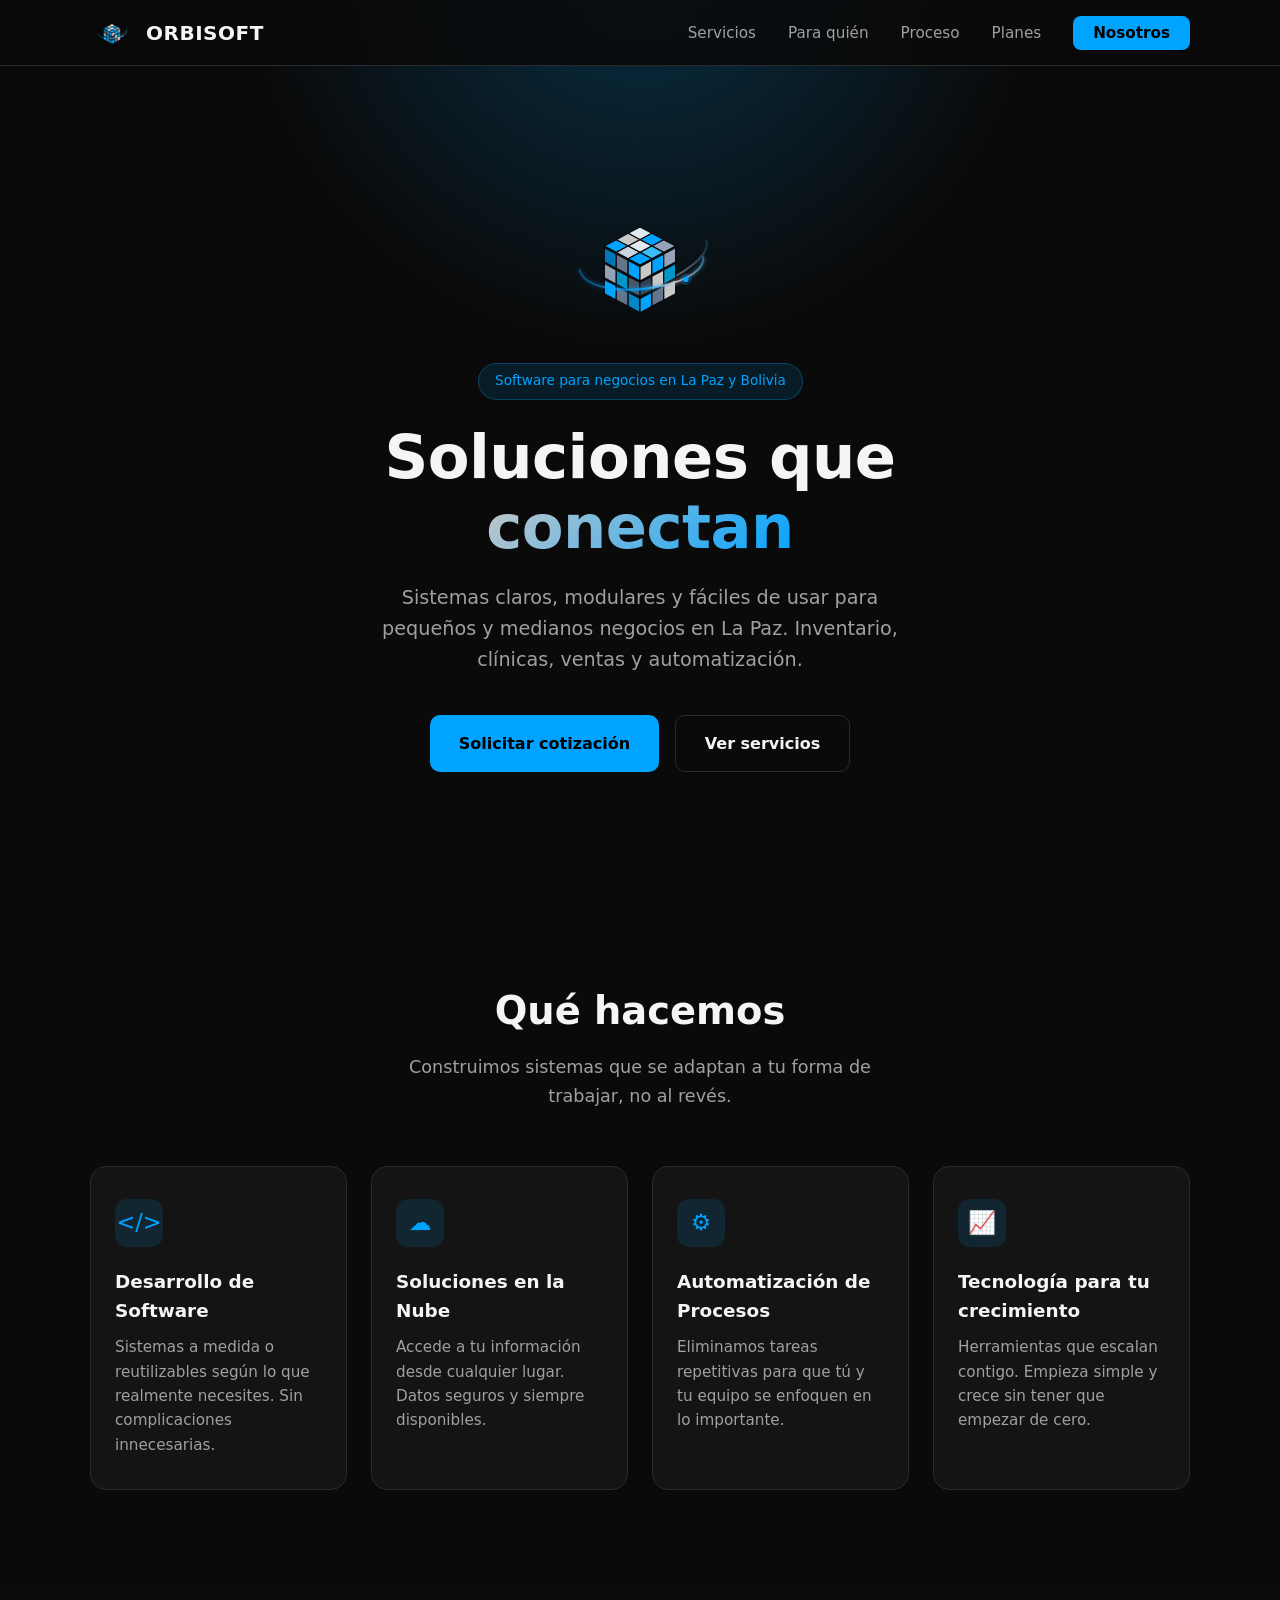
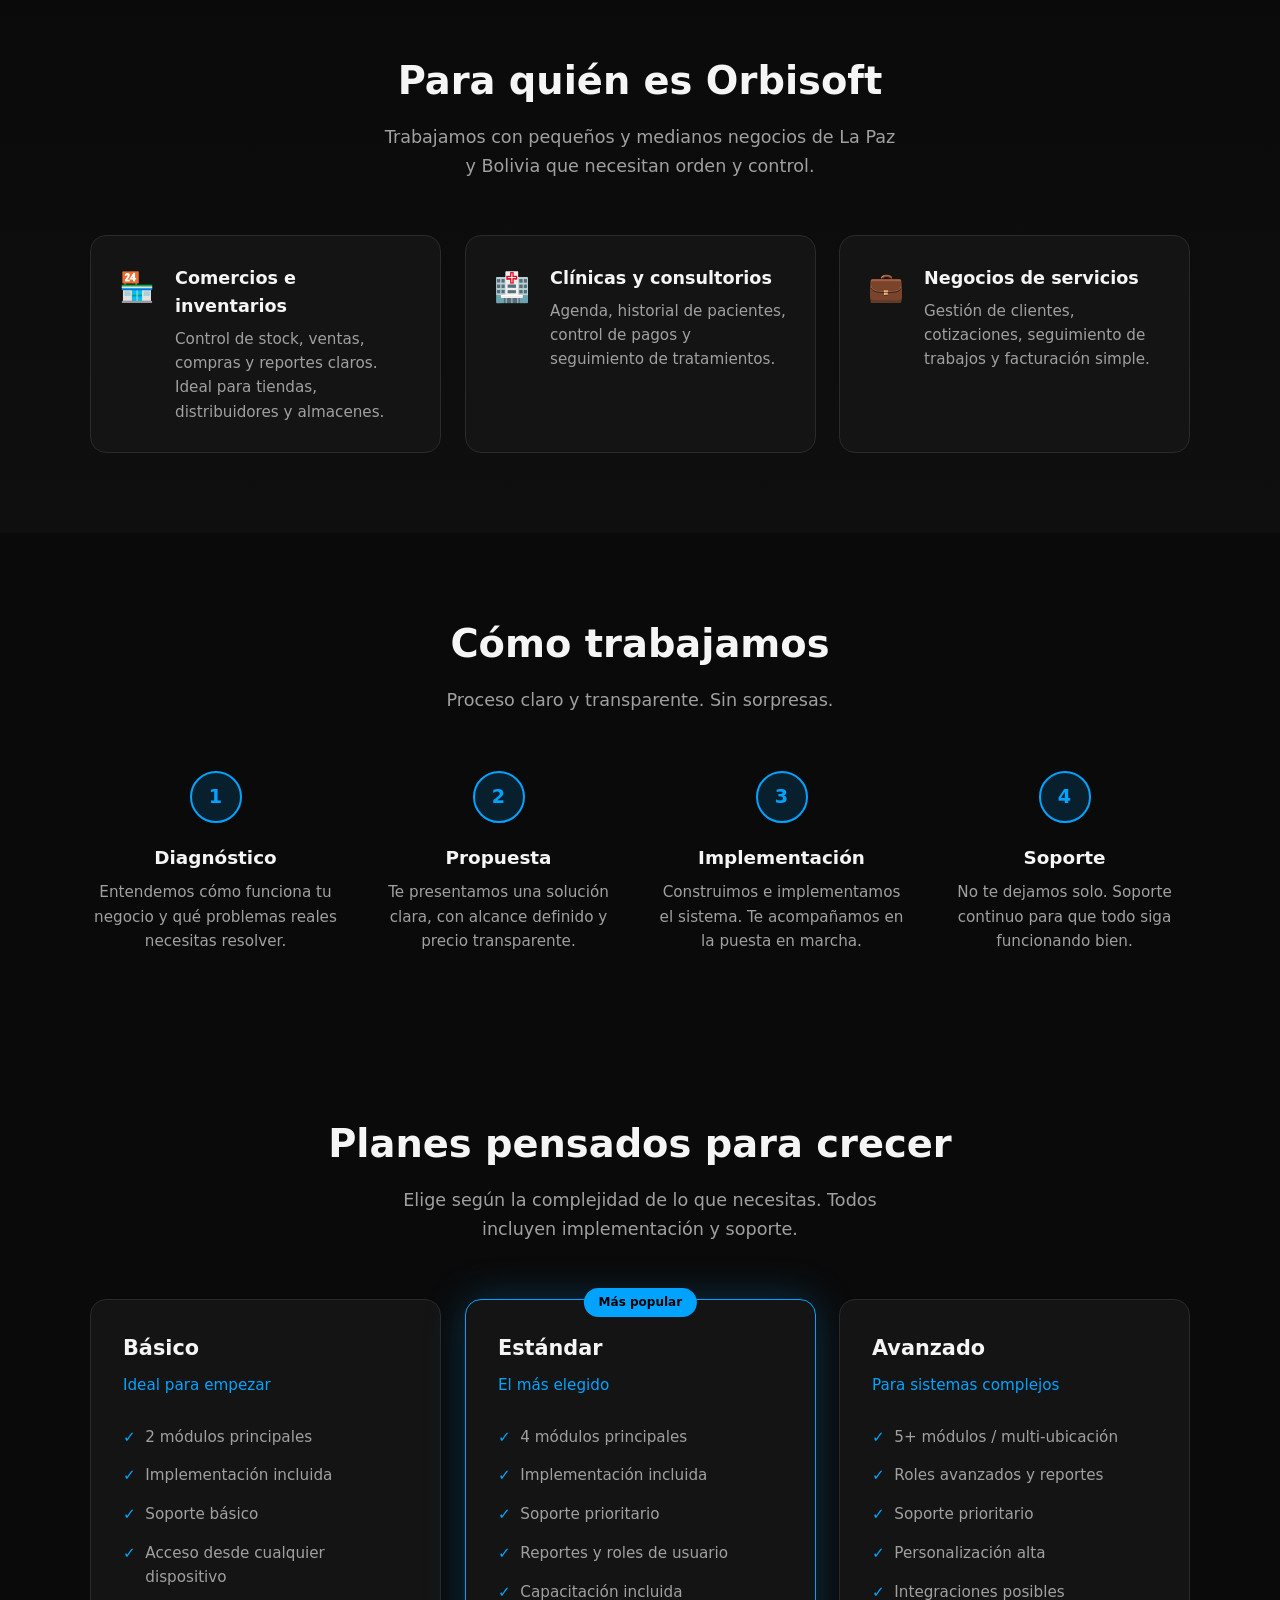
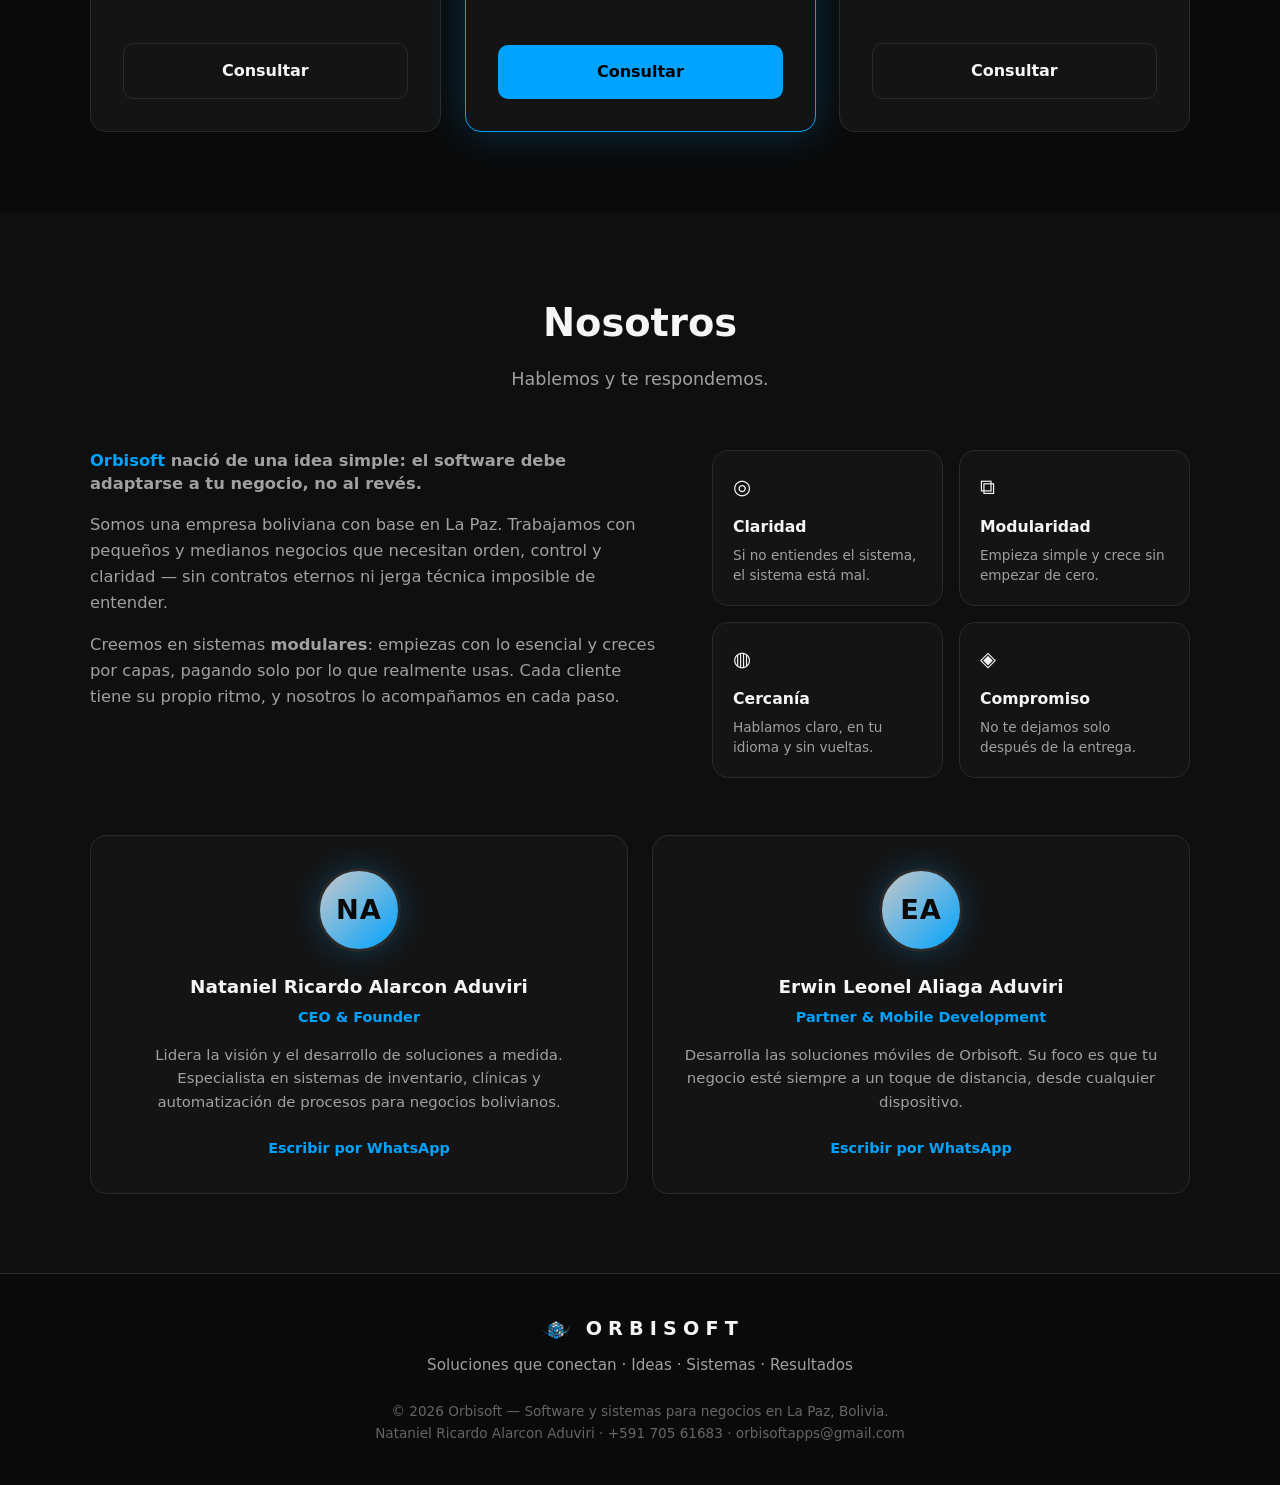
<file: index.html>
<!doctype html>
<html lang="es-BO">
  <head>
    <meta charset="UTF-8" />
    <meta name="viewport" content="width=device-width, initial-scale=1.0" />

    <!-- SEO Principal -->
    <title>
      Orbisoft | Software y Sistemas para Negocios en La Paz, Bolivia.
    </title>
    <meta
      name="description"
      content="Desarrollo de software, sistemas de inventario, clínicas y automatización para pequeños negocios en La Paz y Bolivia. Soluciones claras, modulares y a medida. Cotiza hoy."
    />
    <meta
      name="keywords"
      content="software La Paz, desarrollo software Bolivia, sistemas inventario La Paz, software clínicas Bolivia, automatización procesos, AppSheet Bolivia, SaaS Bolivia, sistemas para negocios La Paz"
    />
    <meta name="author" content="Nataniel Ricardo Alarcon Aduviri — Orbisoft" />
    <meta name="robots" content="index, follow" />
    <meta name="geo.region" content="BO-L" />
    <meta name="geo.placename" content="La Paz" />
    <meta name="geo.position" content="-16.5000;-68.1500" />
    <meta name="ICBM" content="-16.5000, -68.1500" />
    <link rel="canonical" href="https://benitoscam.github.io/Orbisoft/" />

    <!-- Open Graph (Facebook, WhatsApp, LinkedIn) -->
    <meta property="og:type" content="website" />
    <meta property="og:locale" content="es_BO" />
    <meta property="og:site_name" content="Orbisoft" />
    <meta
      property="og:title"
      content="Orbisoft | Software y Sistemas para Negocios en La Paz, Bolivia"
    />
    <meta
      property="og:description"
      content="Sistemas de inventario, clínicas, ventas y automatización para pequeños negocios en La Paz y Bolivia. Soluciones claras y a medida."
    />
    <meta property="og:url" content="https://benitoscam.github.io/Orbisoft/" />
    <meta
      property="og:image"
      content="https://benitoscam.github.io/Orbisoft/og-image.jpg"
    />

    <!-- Twitter Card -->
    <meta name="twitter:card" content="summary_large_image" />
    <meta
      name="twitter:title"
      content="Orbisoft | Software para Negocios en La Paz, Bolivia"
    />
    <meta
      name="twitter:description"
      content="Desarrollo de software y sistemas SaaS para pequeños negocios en Bolivia. Inventario, clínicas y automatización."
    />

    <meta name="theme-color" content="#0a0a0a" />

    <!-- Favicon oficial (cubo en órbita — Variante 01) -->
    <link
      rel="icon"
      type="image/svg+xml"
      href="assets/logo/orbisoft-mark.svg"
    />

    <!-- Schema.org LocalBusiness + ProfessionalService (SEO Local) -->
    <script type="application/ld+json">
      {
        "@context": "https://schema.org",
        "@type": ["LocalBusiness", "ProfessionalService"],
        "name": "Orbisoft",
        "alternateName": "Orbisoft Apps",
        "description": "Desarrollo de software, sistemas SaaS y automatización para pequeños y medianos negocios en La Paz, Bolivia. Especialistas en inventarios, clínicas y gestión de ventas.",
        "url": "https://benitoscam.github.io/Orbisoft",
        "telephone": "+59170561683",
        "email": "orbisoftapps@gmail.com",
        "image": "https://benitoscam.github.io/Orbisoft/og-image.jpg",
        "priceRange": "$$",
        "address": {
          "@type": "PostalAddress",
          "addressLocality": "La Paz",
          "addressRegion": "La Paz",
          "addressCountry": "BO"
        },
        "geo": {
          "@type": "GeoCoordinates",
          "latitude": -16.5,
          "longitude": -68.15
        },
        "areaServed": [
          {
            "@type": "City",
            "name": "La Paz"
          },
          {
            "@type": "Country",
            "name": "Bolivia"
          }
        ],
        "founder": {
          "@type": "Person",
          "name": "Nataniel Ricardo Alarcon Aduviri"
        },
        "sameAs": [],
        "openingHoursSpecification": {
          "@type": "OpeningHoursSpecification",
          "dayOfWeek": ["Monday", "Tuesday", "Wednesday", "Thursday", "Friday"],
          "opens": "09:00",
          "closes": "18:00"
        },
        "hasOfferCatalog": {
          "@type": "OfferCatalog",
          "name": "Servicios de Software",
          "itemListElement": [
            {
              "@type": "Offer",
              "itemOffered": {
                "@type": "Service",
                "name": "Sistemas de Inventario y Ventas",
                "description": "Control de stock, ventas y reportes para comercios en La Paz"
              }
            },
            {
              "@type": "Offer",
              "itemOffered": {
                "@type": "Service",
                "name": "Software para Clínicas y Consultorios",
                "description": "Agenda, historial de pacientes y control de pagos"
              }
            },
            {
              "@type": "Offer",
              "itemOffered": {
                "@type": "Service",
                "name": "Desarrollo de Software a Medida",
                "description": "Sistemas personalizados y automatización de procesos"
              }
            }
          ]
        }
      }
    </script>

    <!-- Hoja de estilos externa -->
    <link rel="stylesheet" href="assets/css/style.css" />
  </head>
  <body>
    <!-- NAV -->
    <nav>
      <div class="nav-inner">
        <a href="#" class="logo">
          <img
            src="assets/logo/orbisoft-mark.svg"
            alt="Orbisoft"
            class="logo-icon"
            width="44"
            height="33"
          />
          ORBISOFT
        </a>
        <button
          class="menu-toggle"
          onclick="
            document.querySelector('.nav-links').classList.toggle('active')
          "
        >
          ☰
        </button>
        <ul class="nav-links">
          <li><a href="#servicios">Servicios</a></li>
          <li><a href="#para-quien">Para quién</a></li>
          <li><a href="#proceso">Proceso</a></li>
          <li><a href="#planes">Planes</a></li>
          <li><a href="#nosotros" class="nav-cta">Nosotros</a></li>
        </ul>
      </div>
    </nav>

    <!-- HERO -->
    <section class="hero">
      <div class="hero-content">
        <img
          class="hero-logo"
          src="assets/logo/orbisoft-mark.svg"
          alt="Orbisoft"
          width="190"
          height="143"
        />
        <div class="hero-badge">Software para negocios en La Paz y Bolivia</div>
        <h1>Soluciones que <span>conectan</span></h1>
        <p>
          Sistemas claros, modulares y fáciles de usar para pequeños y medianos
          negocios en La Paz. Inventario, clínicas, ventas y automatización.
        </p>
        <div class="hero-buttons">
          <a href="#nosotros" class="btn btn-primary">Solicitar cotización</a>
          <a href="#servicios" class="btn btn-secondary">Ver servicios</a>
        </div>
      </div>
    </section>

    <!-- SERVICIOS -->
    <section id="servicios">
      <div class="container">
        <div class="section-header reveal">
          <h2>Qué hacemos</h2>
          <p>
            Construimos sistemas que se adaptan a tu forma de trabajar, no al
            revés.
          </p>
        </div>
        <div class="services-grid">
          <div class="service-card reveal" data-delay="1">
            <div class="service-icon">&lt;/&gt;</div>
            <h3>Desarrollo de Software</h3>
            <p>
              Sistemas a medida o reutilizables según lo que realmente
              necesites. Sin complicaciones innecesarias.
            </p>
          </div>
          <div class="service-card reveal" data-delay="2">
            <div class="service-icon">☁</div>
            <h3>Soluciones en la Nube</h3>
            <p>
              Accede a tu información desde cualquier lugar. Datos seguros y
              siempre disponibles.
            </p>
          </div>
          <div class="service-card reveal" data-delay="3">
            <div class="service-icon">⚙</div>
            <h3>Automatización de Procesos</h3>
            <p>
              Eliminamos tareas repetitivas para que tú y tu equipo se enfoquen
              en lo importante.
            </p>
          </div>
          <div class="service-card reveal" data-delay="4">
            <div class="service-icon">📈</div>
            <h3>Tecnología para tu crecimiento</h3>
            <p>
              Herramientas que escalan contigo. Empieza simple y crece sin tener
              que empezar de cero.
            </p>
          </div>
        </div>
      </div>
    </section>

    <!-- PARA QUIÉN -->
    <section id="para-quien" class="for-whom">
      <div class="container">
        <div class="section-header reveal">
          <h2>Para quién es Orbisoft</h2>
          <p>
            Trabajamos con pequeños y medianos negocios de La Paz y Bolivia que
            necesitan orden y control.
          </p>
        </div>
        <div class="audience-grid">
          <div class="audience-card reveal" data-delay="1">
            <div class="audience-icon">🏪</div>
            <div>
              <h3>Comercios e inventarios</h3>
              <p>
                Control de stock, ventas, compras y reportes claros. Ideal para
                tiendas, distribuidores y almacenes.
              </p>
            </div>
          </div>
          <div class="audience-card reveal" data-delay="2">
            <div class="audience-icon">🏥</div>
            <div>
              <h3>Clínicas y consultorios</h3>
              <p>
                Agenda, historial de pacientes, control de pagos y seguimiento
                de tratamientos.
              </p>
            </div>
          </div>
          <div class="audience-card reveal" data-delay="3">
            <div class="audience-icon">💼</div>
            <div>
              <h3>Negocios de servicios</h3>
              <p>
                Gestión de clientes, cotizaciones, seguimiento de trabajos y
                facturación simple.
              </p>
            </div>
          </div>
        </div>
      </div>
    </section>

    <!-- PROCESO -->
    <section id="proceso">
      <div class="container">
        <div class="section-header reveal">
          <h2>Cómo trabajamos</h2>
          <p>Proceso claro y transparente. Sin sorpresas.</p>
        </div>
        <div class="process-steps">
          <div class="step reveal" data-delay="1">
            <div class="step-number">1</div>
            <h3>Diagnóstico</h3>
            <p>
              Entendemos cómo funciona tu negocio y qué problemas reales
              necesitas resolver.
            </p>
          </div>
          <div class="step reveal" data-delay="2">
            <div class="step-number">2</div>
            <h3>Propuesta</h3>
            <p>
              Te presentamos una solución clara, con alcance definido y precio
              transparente.
            </p>
          </div>
          <div class="step reveal" data-delay="3">
            <div class="step-number">3</div>
            <h3>Implementación</h3>
            <p>
              Construimos e implementamos el sistema. Te acompañamos en la
              puesta en marcha.
            </p>
          </div>
          <div class="step reveal" data-delay="4">
            <div class="step-number">4</div>
            <h3>Soporte</h3>
            <p>
              No te dejamos solo. Soporte continuo para que todo siga
              funcionando bien.
            </p>
          </div>
        </div>
      </div>
    </section>

    <!-- PLANES -->
    <section id="planes">
      <div class="container">
        <div class="section-header reveal">
          <h2>Planes pensados para crecer</h2>
          <p>
            Elige según la complejidad de lo que necesitas. Todos incluyen
            implementación y soporte.
          </p>
        </div>
        <div class="plans-grid">
          <div class="plan-card reveal" data-delay="1">
            <h3>Básico</h3>
            <div class="plan-price">Ideal para empezar</div>
            <ul>
              <li>2 módulos principales</li>
              <li>Implementación incluida</li>
              <li>Soporte básico</li>
              <li>Acceso desde cualquier dispositivo</li>
            </ul>
            <a
              href="#nosotros"
              class="btn btn-secondary"
              style="width: 100%; justify-content: center"
              >Consultar</a
            >
          </div>
          <div class="plan-card featured reveal" data-delay="1">
            <h3>Estándar</h3>
            <div class="plan-price">El más elegido</div>
            <ul>
              <li>4 módulos principales</li>
              <li>Implementación incluida</li>
              <li>Soporte prioritario</li>
              <li>Reportes y roles de usuario</li>
              <li>Capacitación incluida</li>
            </ul>
            <a
              href="#nosotros"
              class="btn btn-primary"
              style="width: 100%; justify-content: center"
              >Consultar</a
            >
          </div>
          <div class="plan-card reveal" data-delay="2">
            <h3>Avanzado</h3>
            <div class="plan-price">Para sistemas complejos</div>
            <ul>
              <li>5+ módulos / multi-ubicación</li>
              <li>Roles avanzados y reportes</li>
              <li>Soporte prioritario</li>
              <li>Personalización alta</li>
              <li>Integraciones posibles</li>
            </ul>
            <a
              href="#nosotros"
              class="btn btn-secondary"
              style="width: 100%; justify-content: center"
              >Consultar</a
            >
          </div>
        </div>
      </div>
    </section>

    <!-- NOSOTROS + CONTACTO -->
    <section id="nosotros" class="contact">
      <div class="container">
        <div class="section-header reveal">
          <h2>Nosotros</h2>
          <p>Hablemos y te respondemos.</p>
        </div>

        <!-- Historia + Valores -->
        <div class="about-grid">
          <div class="about-story reveal">
            <p class="about-lead">
              <span>Orbisoft</span> nació de una idea simple: el software debe
              adaptarse a tu negocio, no al revés.
            </p>
            <p>
              Somos una empresa boliviana con base en La Paz. Trabajamos con
              pequeños y medianos negocios que necesitan orden, control y
              claridad — sin contratos eternos ni jerga técnica imposible de
              entender.
            </p>
            <p>
              Creemos en sistemas <strong>modulares</strong>: empiezas con lo
              esencial y creces por capas, pagando solo por lo que realmente
              usas. Cada cliente tiene su propio ritmo, y nosotros lo
              acompañamos en cada paso.
            </p>
          </div>

          <div class="values-grid">
            <div class="value-card reveal" data-delay="1">
              <div class="value-icon">◎</div>
              <h3>Claridad</h3>
              <p>Si no entiendes el sistema, el sistema está mal.</p>
            </div>
            <div class="value-card reveal" data-delay="2">
              <div class="value-icon">⧉</div>
              <h3>Modularidad</h3>
              <p>Empieza simple y crece sin empezar de cero.</p>
            </div>
            <div class="value-card reveal" data-delay="3">
              <div class="value-icon">◍</div>
              <h3>Cercanía</h3>
              <p>Hablamos claro, en tu idioma y sin vueltas.</p>
            </div>
            <div class="value-card reveal" data-delay="4">
              <div class="value-icon">◈</div>
              <h3>Compromiso</h3>
              <p>No te dejamos solo después de la entrega.</p>
            </div>
          </div>
        </div>

        <!-- Equipo -->
        <div class="team-grid">
          <div class="team-card reveal" data-delay="1">
            <div class="team-avatar">NA</div>
            <h3>Nataniel Ricardo Alarcon Aduviri</h3>
            <p class="team-role">CEO &amp; Founder</p>
            <p>
              Lidera la visión y el desarrollo de soluciones a medida.
              Especialista en sistemas de inventario, clínicas y automatización
              de procesos para negocios bolivianos.
            </p>
            <div style="margin-top: 1.25rem">
              <a
                href="https://wa.me/59170561683?text=Hola%20Nataniel%2C%20vi%20la%20p%C3%A1gina%20de%20Orbisoft"
                target="_blank"
                >Escribir por WhatsApp</a
              >
            </div>
          </div>

          <div class="team-card reveal" data-delay="2">
            <div class="team-avatar">EA</div>
            <h3>Erwin Leonel Aliaga Aduviri</h3>
            <p class="team-role">Partner &amp; Mobile Development</p>
            <p>
              Desarrolla las soluciones móviles de Orbisoft. Su foco es que tu
              negocio esté siempre a un toque de distancia, desde cualquier
              dispositivo.
            </p>
            <div style="margin-top: 1.25rem">
              <a
                href="https://wa.me/59160112149?text=Hola%20Erwin%2C%20vi%20la%20p%C3%A1gina%20de%20Orbisoft"
                target="_blank"
                >Escribir por WhatsApp</a
              >
            </div>
          </div>
        </div>

        <!-- 
        ============================================
        FORMULARIO DE CONTACTO (comentado por ahora)
        Para activarlo más adelante, quita los comentarios
        y configura Formspree reemplazando YOUR_FORM_ID
        ============================================
      
      <div class="contact-form" style="margin-top: 3rem;">
        <form action="https://formspree.io/f/YOUR_FORM_ID" method="POST">
          <input type="hidden" name="_subject" value="Nueva consulta desde la web de Orbisoft" />
          <input type="hidden" name="_replyto" value="" id="replyto-field" />
          <input type="text" name="_gotcha" style="display:none" tabindex="-1" autocomplete="off" />

          <div class="form-group">
            <label for="nombre">Nombre</label>
            <input type="text" id="nombre" name="nombre" required placeholder="Tu nombre" />
          </div>
          <div class="form-group">
            <label for="negocio">Negocio / Empresa</label>
            <input type="text" id="negocio" name="negocio" placeholder="Nombre de tu negocio" />
          </div>
          <div class="form-group">
            <label for="whatsapp">WhatsApp</label>
            <input type="tel" id="whatsapp" name="whatsapp" placeholder="+591 ..." />
          </div>
          <div class="form-group">
            <label for="email">Correo (opcional)</label>
            <input type="email" id="email" name="email" placeholder="tunombre@email.com" 
                   oninput="document.getElementById('replyto-field').value = this.value" />
          </div>
          <div class="form-group">
            <label for="necesidad">¿Qué necesitas?</label>
            <select id="necesidad" name="necesidad">
              <option value="">Selecciona una opción</option>
              <option value="inventario">Control de inventario / ventas</option>
              <option value="clinica">Sistema para clínica / consultorio</option>
              <option value="servicios">Gestión de servicios / clientes</option>
              <option value="personalizado">Desarrollo personalizado</option>
              <option value="otro">Otra cosa</option>
            </select>
          </div>
          <div class="form-group">
            <label for="mensaje">Mensaje (opcional)</label>
            <textarea id="mensaje" name="mensaje" placeholder="Cuéntame un poco más..."></textarea>
          </div>
          <button type="submit" class="btn btn-primary" style="width:100%;justify-content:center;">
            Enviar mensaje
          </button>
        </form>
      </div>
      --></div>
    </section>

    <!-- FOOTER -->
    <footer>
      <div class="footer-inner reveal reveal-fade">
        <div class="footer-logo">
          <img src="assets/logo/orbisoft-mark.svg" alt="Orbisoft" />
          ORBISOFT
        </div>
        <div class="footer-tagline">
          Soluciones que conectan · Ideas · Sistemas · Resultados
        </div>
        <div class="footer-copy">
          © 2026 Orbisoft — Software y sistemas para negocios en La Paz,
          Bolivia.<br />
          Nataniel Ricardo Alarcon Aduviri · +591 705 61683 ·
          orbisoftapps@gmail.com
        </div>
      </div>
    </footer>

    <!-- Comportamiento principal -->
    <script src="assets/js/main.js" defer></script>
  </body>
</html>
</file>
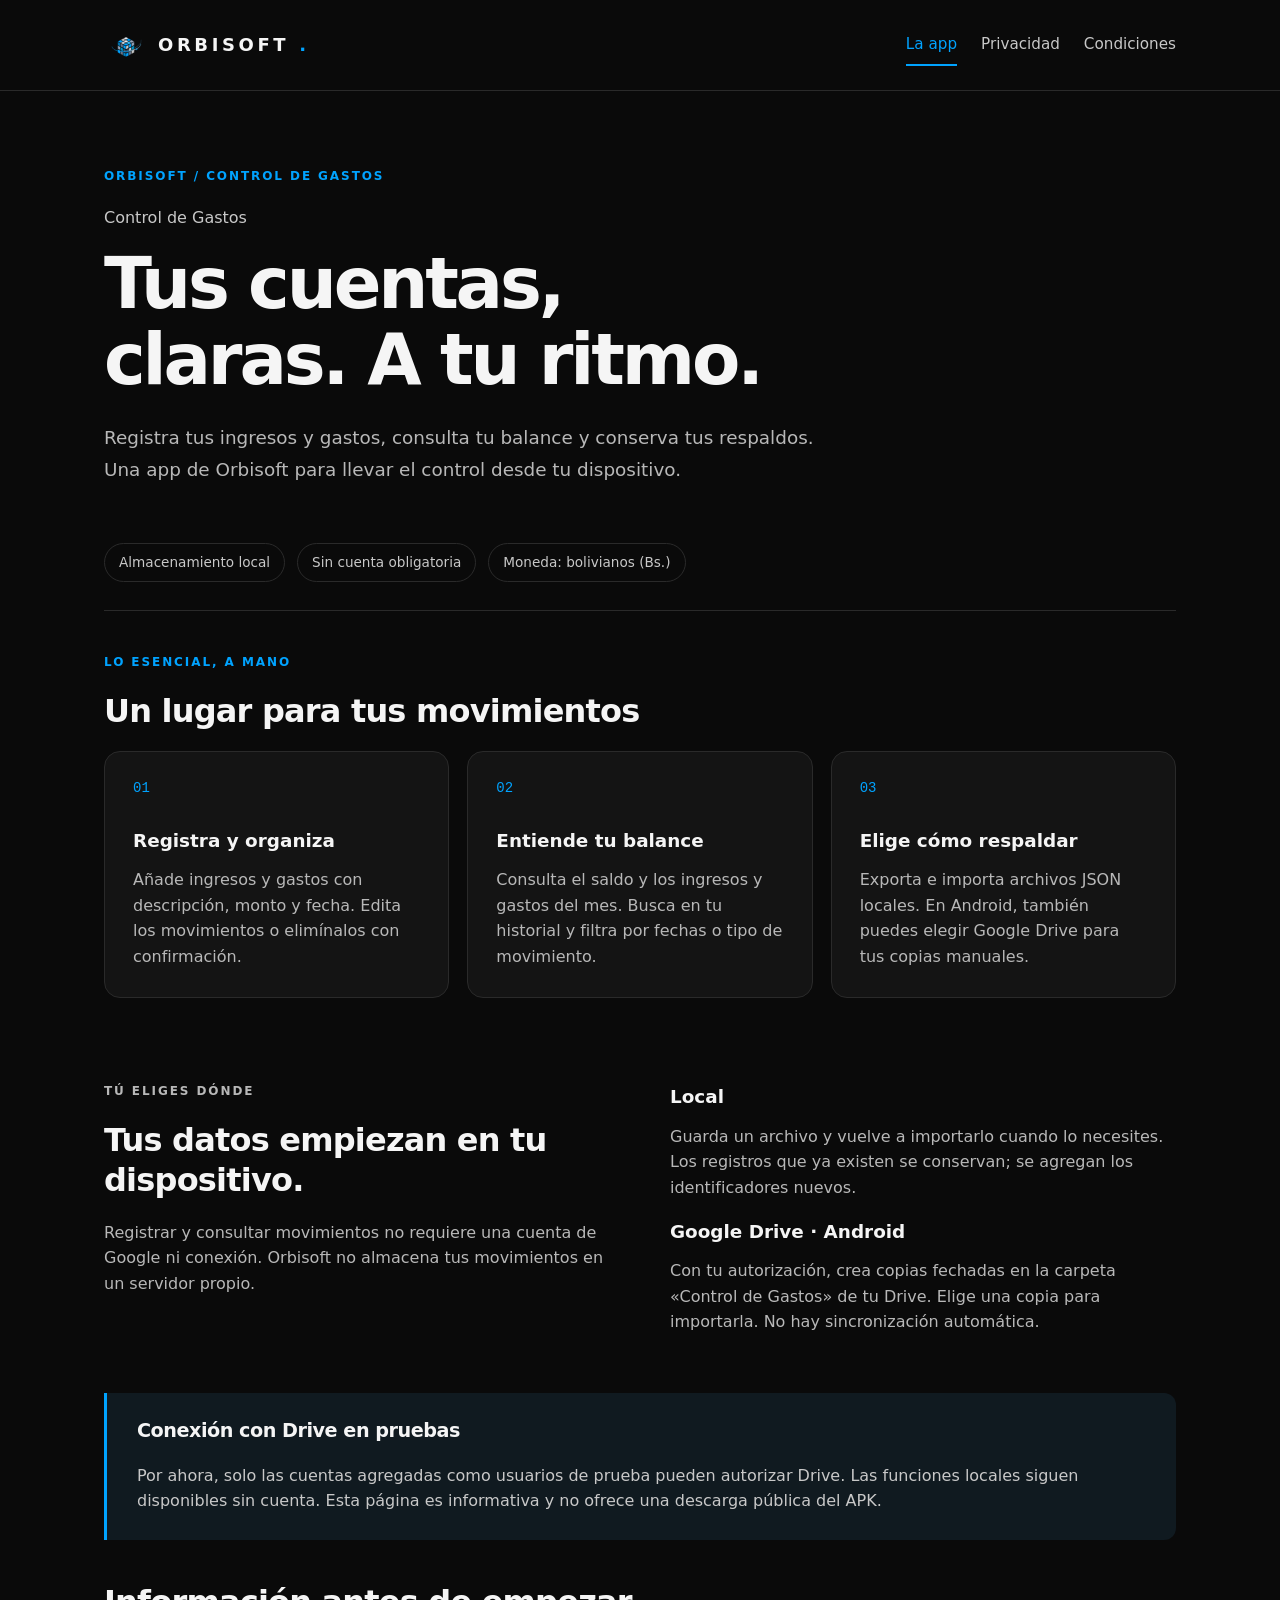
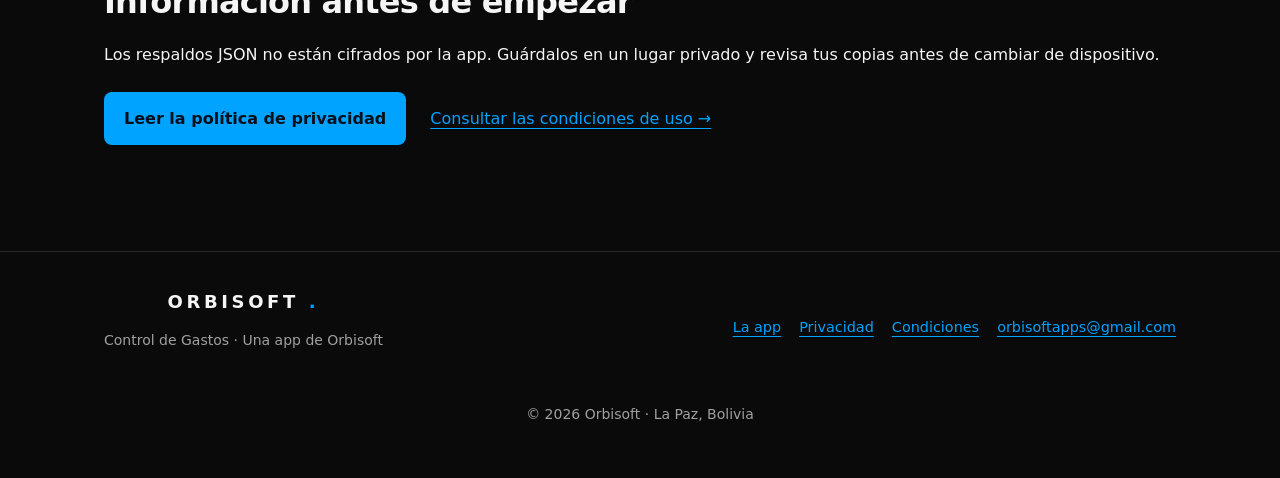
<file: control-de-gastos/index.html>
<!doctype html>
<html lang="es-BO">
<head>
<meta charset="utf-8"><meta name="viewport" content="width=device-width, initial-scale=1">
<title>Control de Gastos | Orbisoft</title>
<meta name="description" content="Registra tus ingresos y gastos, consulta tu balance y conserva tus respaldos. Una app de Orbisoft para llevar el control desde tu dispositivo.">
<link rel="canonical" href="https://benitoscam.github.io/Orbisoft/control-de-gastos/">
<meta name="theme-color" content="#0a0a0a">
<meta property="og:title" content="Control de Gastos · Orbisoft"><meta property="og:description" content="Registra tus ingresos y gastos, consulta tu balance y conserva tus respaldos. Una app de Orbisoft para llevar el control desde tu dispositivo."><meta property="og:type" content="website"><meta property="og:url" content="https://benitoscam.github.io/Orbisoft/control-de-gastos/">
<link rel="icon" type="image/svg+xml" href="../assets/logo/orbisoft-mark.svg">
<link rel="stylesheet" href="../assets/css/style.css"><link rel="stylesheet" href="site.css">
</head>
<body class="expense-site">
<a class="skip" href="#contenido">Saltar al contenido</a>
<header class="site-header"><div class="header-inner"><a class="brand" href="../index.html" aria-label="Orbisoft, página principal"><img src="../assets/logo/orbisoft-mark.svg" width="44" height="33" alt="">ORBISOFT<span>.</span></a><nav aria-label="Control de Gastos"><a href="index.html" aria-current="page">La app</a><a href="privacidad.html">Privacidad</a><a href="condiciones.html">Condiciones</a></nav></div></header>
<main id="contenido" tabindex="-1" class="landing">
<div class="intro"><p class="eyebrow">ORBISOFT / CONTROL DE GASTOS</p><p class="page-label">Control de Gastos</p><h1>Tus cuentas, claras. A tu ritmo.</h1><p class="lead">Registra tus ingresos y gastos, consulta tu balance y conserva tus respaldos. Una app de Orbisoft para llevar el control desde tu dispositivo.</p></div>

<div class="facts"><span>Almacenamiento local</span><span>Sin cuenta obligatoria</span><span>Moneda: bolivianos (Bs.)</span></div>
<section aria-labelledby="funciones"><p class="eyebrow">LO ESENCIAL, A MANO</p><h2 id="funciones">Un lugar para tus movimientos</h2><div class="cards">
<article><span class="number">01</span><h3>Registra y organiza</h3><p>Añade ingresos y gastos con descripción, monto y fecha. Edita los movimientos o elimínalos con confirmación.</p></article>
<article><span class="number">02</span><h3>Entiende tu balance</h3><p>Consulta el saldo y los ingresos y gastos del mes. Busca en tu historial y filtra por fechas o tipo de movimiento.</p></article>
<article><span class="number">03</span><h3>Elige cómo respaldar</h3><p>Exporta e importa archivos JSON locales. En Android, también puedes elegir Google Drive para tus copias manuales.</p></article>
</div></section>
<section class="backup" aria-labelledby="respaldo"><div><p class="eyebrow">TÚ ELIGES DÓNDE</p><h2 id="respaldo">Tus datos empiezan en tu dispositivo.</h2><p>Registrar y consultar movimientos no requiere una cuenta de Google ni conexión. Orbisoft no almacena tus movimientos en un servidor propio.</p></div><div><h3>Local</h3><p>Guarda un archivo y vuelve a importarlo cuando lo necesites. Los registros que ya existen se conservan; se agregan los identificadores nuevos.</p><h3>Google Drive · Android</h3><p>Con tu autorización, crea copias fechadas en la carpeta «Control de Gastos» de tu Drive. Elige una copia para importarla. No hay sincronización automática.</p></div></section>
<aside class="notice" aria-labelledby="prueba"><h2 id="prueba">Conexión con Drive en pruebas</h2><p>Por ahora, solo las cuentas agregadas como usuarios de prueba pueden autorizar Drive. Las funciones locales siguen disponibles sin cuenta. Esta página es informativa y no ofrece una descarga pública del APK.</p></aside>
<section aria-labelledby="informacion"><h2 id="informacion">Información antes de empezar</h2><p>Los respaldos JSON no están cifrados por la app. Guárdalos en un lugar privado y revisa tus copias antes de cambiar de dispositivo.</p><div class="actions"><a class="button" href="privacidad.html">Leer la política de privacidad</a><a href="condiciones.html">Consultar las condiciones de uso →</a></div></section>

</main>
<footer class="site-footer"><div><a class="brand" href="../index.html">ORBISOFT<span>.</span></a><p>Control de Gastos · Una app de Orbisoft</p></div><div class="footer-links"><a href="index.html" aria-current="page">La app</a><a href="privacidad.html">Privacidad</a><a href="condiciones.html">Condiciones</a><a href="mailto:orbisoftapps@gmail.com">orbisoftapps@gmail.com</a></div><p class="copyright">© 2026 Orbisoft · La Paz, Bolivia</p></footer>
</body></html>
</file>
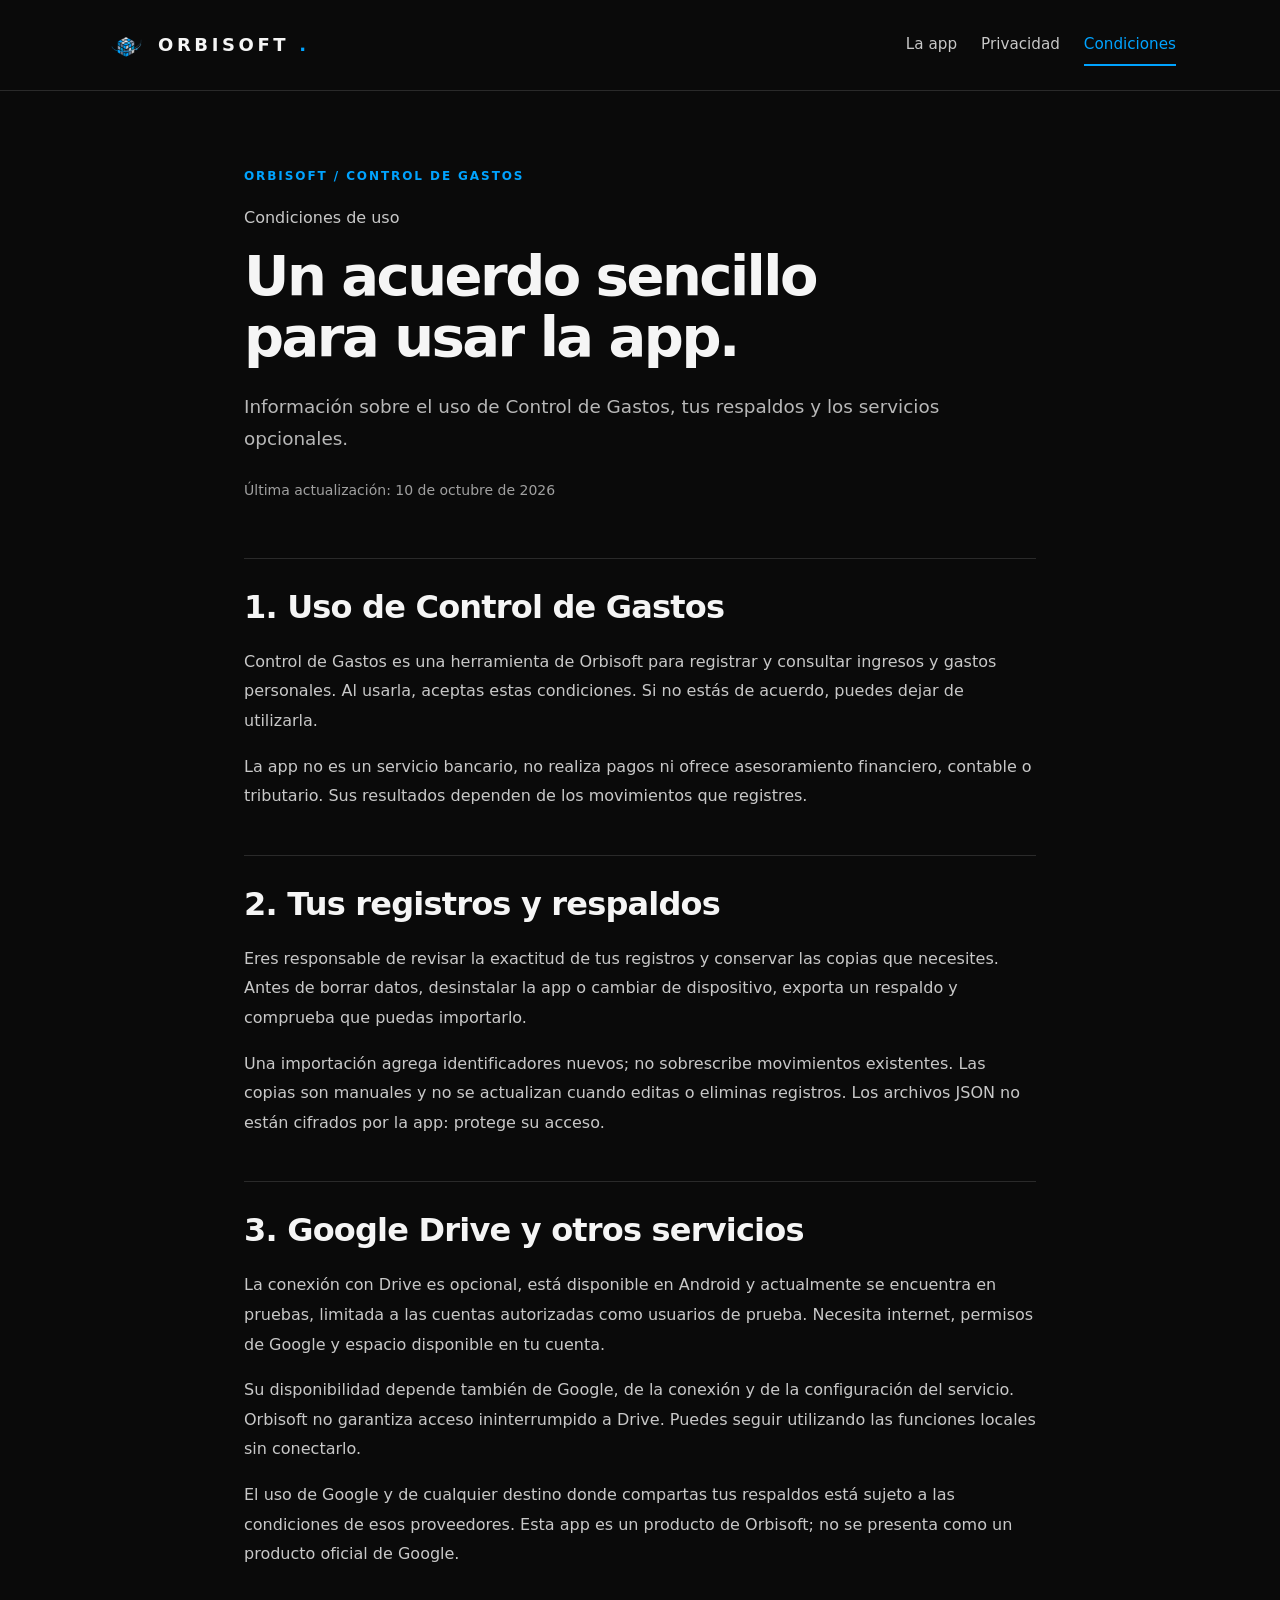
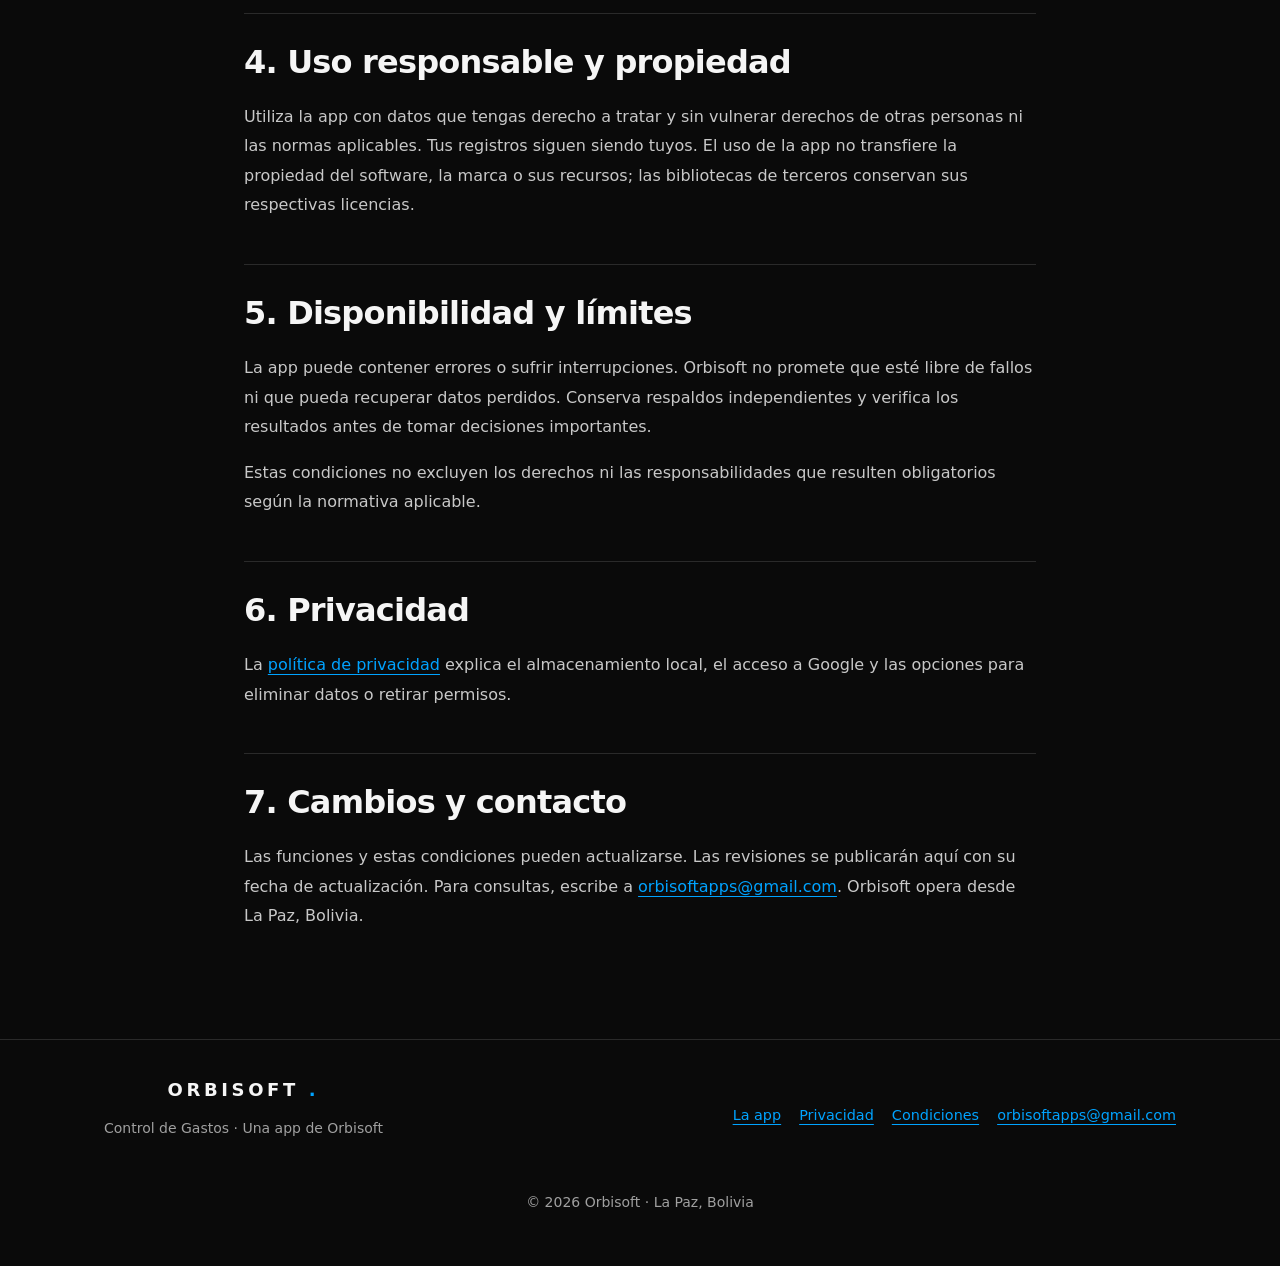
<file: control-de-gastos/condiciones.html>
<!doctype html>
<html lang="es-BO">
<head>
<meta charset="utf-8"><meta name="viewport" content="width=device-width, initial-scale=1">
<title>Condiciones de uso | Control de Gastos · Orbisoft</title>
<meta name="description" content="Información sobre el uso de Control de Gastos, tus respaldos y los servicios opcionales.">
<link rel="canonical" href="https://benitoscam.github.io/Orbisoft/control-de-gastos/condiciones.html">
<meta name="theme-color" content="#0a0a0a">
<meta property="og:title" content="Condiciones de uso · Orbisoft"><meta property="og:description" content="Información sobre el uso de Control de Gastos, tus respaldos y los servicios opcionales."><meta property="og:type" content="website"><meta property="og:url" content="https://benitoscam.github.io/Orbisoft/control-de-gastos/condiciones.html">
<link rel="icon" type="image/svg+xml" href="../assets/logo/orbisoft-mark.svg">
<link rel="stylesheet" href="../assets/css/style.css"><link rel="stylesheet" href="site.css">
</head>
<body class="expense-site">
<a class="skip" href="#contenido">Saltar al contenido</a>
<header class="site-header"><div class="header-inner"><a class="brand" href="../index.html" aria-label="Orbisoft, página principal"><img src="../assets/logo/orbisoft-mark.svg" width="44" height="33" alt="">ORBISOFT<span>.</span></a><nav aria-label="Control de Gastos"><a href="index.html">La app</a><a href="privacidad.html">Privacidad</a><a href="condiciones.html" aria-current="page">Condiciones</a></nav></div></header>
<main id="contenido" tabindex="-1" class="legal">
<div class="intro"><p class="eyebrow">ORBISOFT / CONTROL DE GASTOS</p><p class="page-label">Condiciones de uso</p><h1>Un acuerdo sencillo para usar la app.</h1><p class="lead">Información sobre el uso de Control de Gastos, tus respaldos y los servicios opcionales.</p><p class="updated">Última actualización: <time datetime="2026-10-10">10 de octubre de 2026</time></p></div>

<section><h2>1. Uso de Control de Gastos</h2><p>Control de Gastos es una herramienta de Orbisoft para registrar y consultar ingresos y gastos personales. Al usarla, aceptas estas condiciones. Si no estás de acuerdo, puedes dejar de utilizarla.</p><p>La app no es un servicio bancario, no realiza pagos ni ofrece asesoramiento financiero, contable o tributario. Sus resultados dependen de los movimientos que registres.</p></section>
<section><h2>2. Tus registros y respaldos</h2><p>Eres responsable de revisar la exactitud de tus registros y conservar las copias que necesites. Antes de borrar datos, desinstalar la app o cambiar de dispositivo, exporta un respaldo y comprueba que puedas importarlo.</p><p>Una importación agrega identificadores nuevos; no sobrescribe movimientos existentes. Las copias son manuales y no se actualizan cuando editas o eliminas registros. Los archivos JSON no están cifrados por la app: protege su acceso.</p></section>
<section><h2>3. Google Drive y otros servicios</h2><p>La conexión con Drive es opcional, está disponible en Android y actualmente se encuentra en pruebas, limitada a las cuentas autorizadas como usuarios de prueba. Necesita internet, permisos de Google y espacio disponible en tu cuenta.</p><p>Su disponibilidad depende también de Google, de la conexión y de la configuración del servicio. Orbisoft no garantiza acceso ininterrumpido a Drive. Puedes seguir utilizando las funciones locales sin conectarlo.</p><p>El uso de Google y de cualquier destino donde compartas tus respaldos está sujeto a las condiciones de esos proveedores. Esta app es un producto de Orbisoft; no se presenta como un producto oficial de Google.</p></section>
<section><h2>4. Uso responsable y propiedad</h2><p>Utiliza la app con datos que tengas derecho a tratar y sin vulnerar derechos de otras personas ni las normas aplicables. Tus registros siguen siendo tuyos. El uso de la app no transfiere la propiedad del software, la marca o sus recursos; las bibliotecas de terceros conservan sus respectivas licencias.</p></section>
<section><h2>5. Disponibilidad y límites</h2><p>La app puede contener errores o sufrir interrupciones. Orbisoft no promete que esté libre de fallos ni que pueda recuperar datos perdidos. Conserva respaldos independientes y verifica los resultados antes de tomar decisiones importantes.</p><p>Estas condiciones no excluyen los derechos ni las responsabilidades que resulten obligatorios según la normativa aplicable.</p></section>
<section><h2>6. Privacidad</h2><p>La <a href="privacidad.html">política de privacidad</a> explica el almacenamiento local, el acceso a Google y las opciones para eliminar datos o retirar permisos.</p></section>
<section><h2>7. Cambios y contacto</h2><p>Las funciones y estas condiciones pueden actualizarse. Las revisiones se publicarán aquí con su fecha de actualización. Para consultas, escribe a <a href="mailto:orbisoftapps@gmail.com">orbisoftapps@gmail.com</a>. Orbisoft opera desde La Paz, Bolivia.</p></section>

</main>
<footer class="site-footer"><div><a class="brand" href="../index.html">ORBISOFT<span>.</span></a><p>Control de Gastos · Una app de Orbisoft</p></div><div class="footer-links"><a href="index.html">La app</a><a href="privacidad.html">Privacidad</a><a href="condiciones.html" aria-current="page">Condiciones</a><a href="mailto:orbisoftapps@gmail.com">orbisoftapps@gmail.com</a></div><p class="copyright">© 2026 Orbisoft · La Paz, Bolivia</p></footer>
</body></html>
</file>
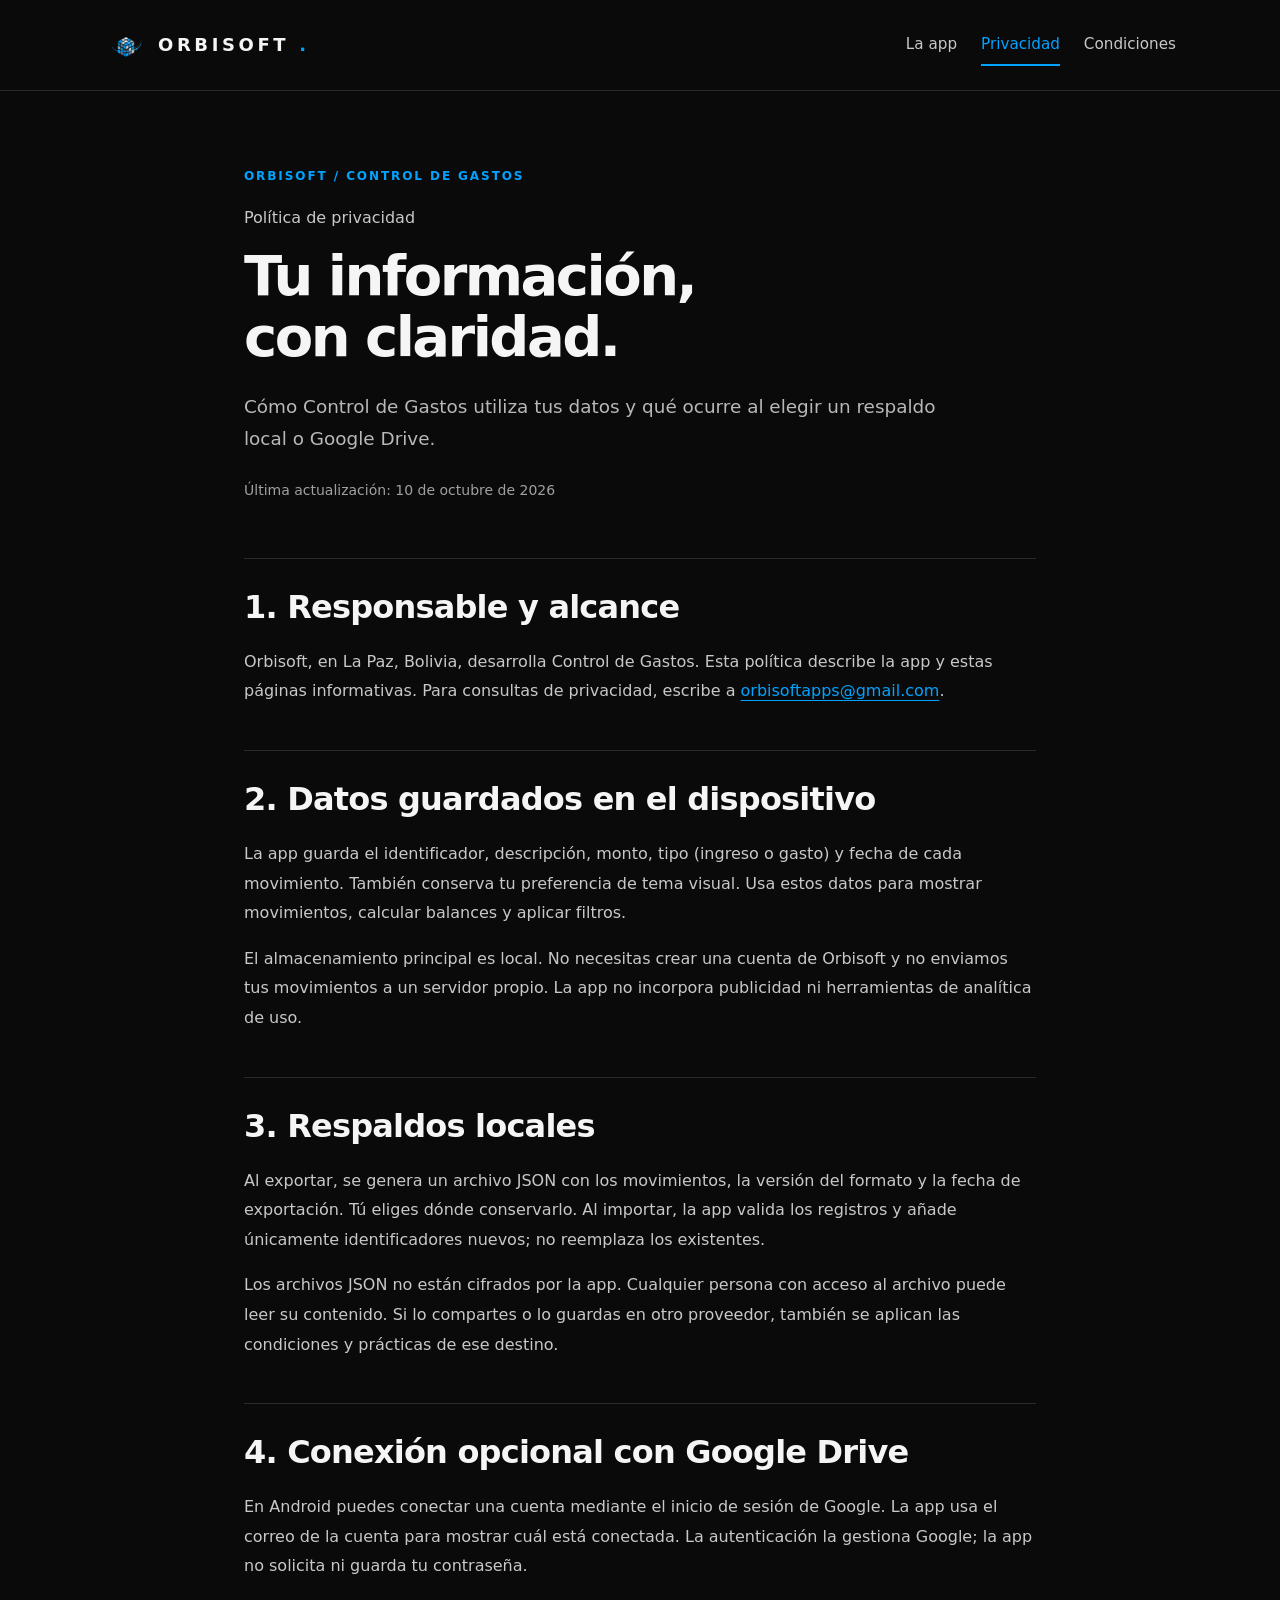
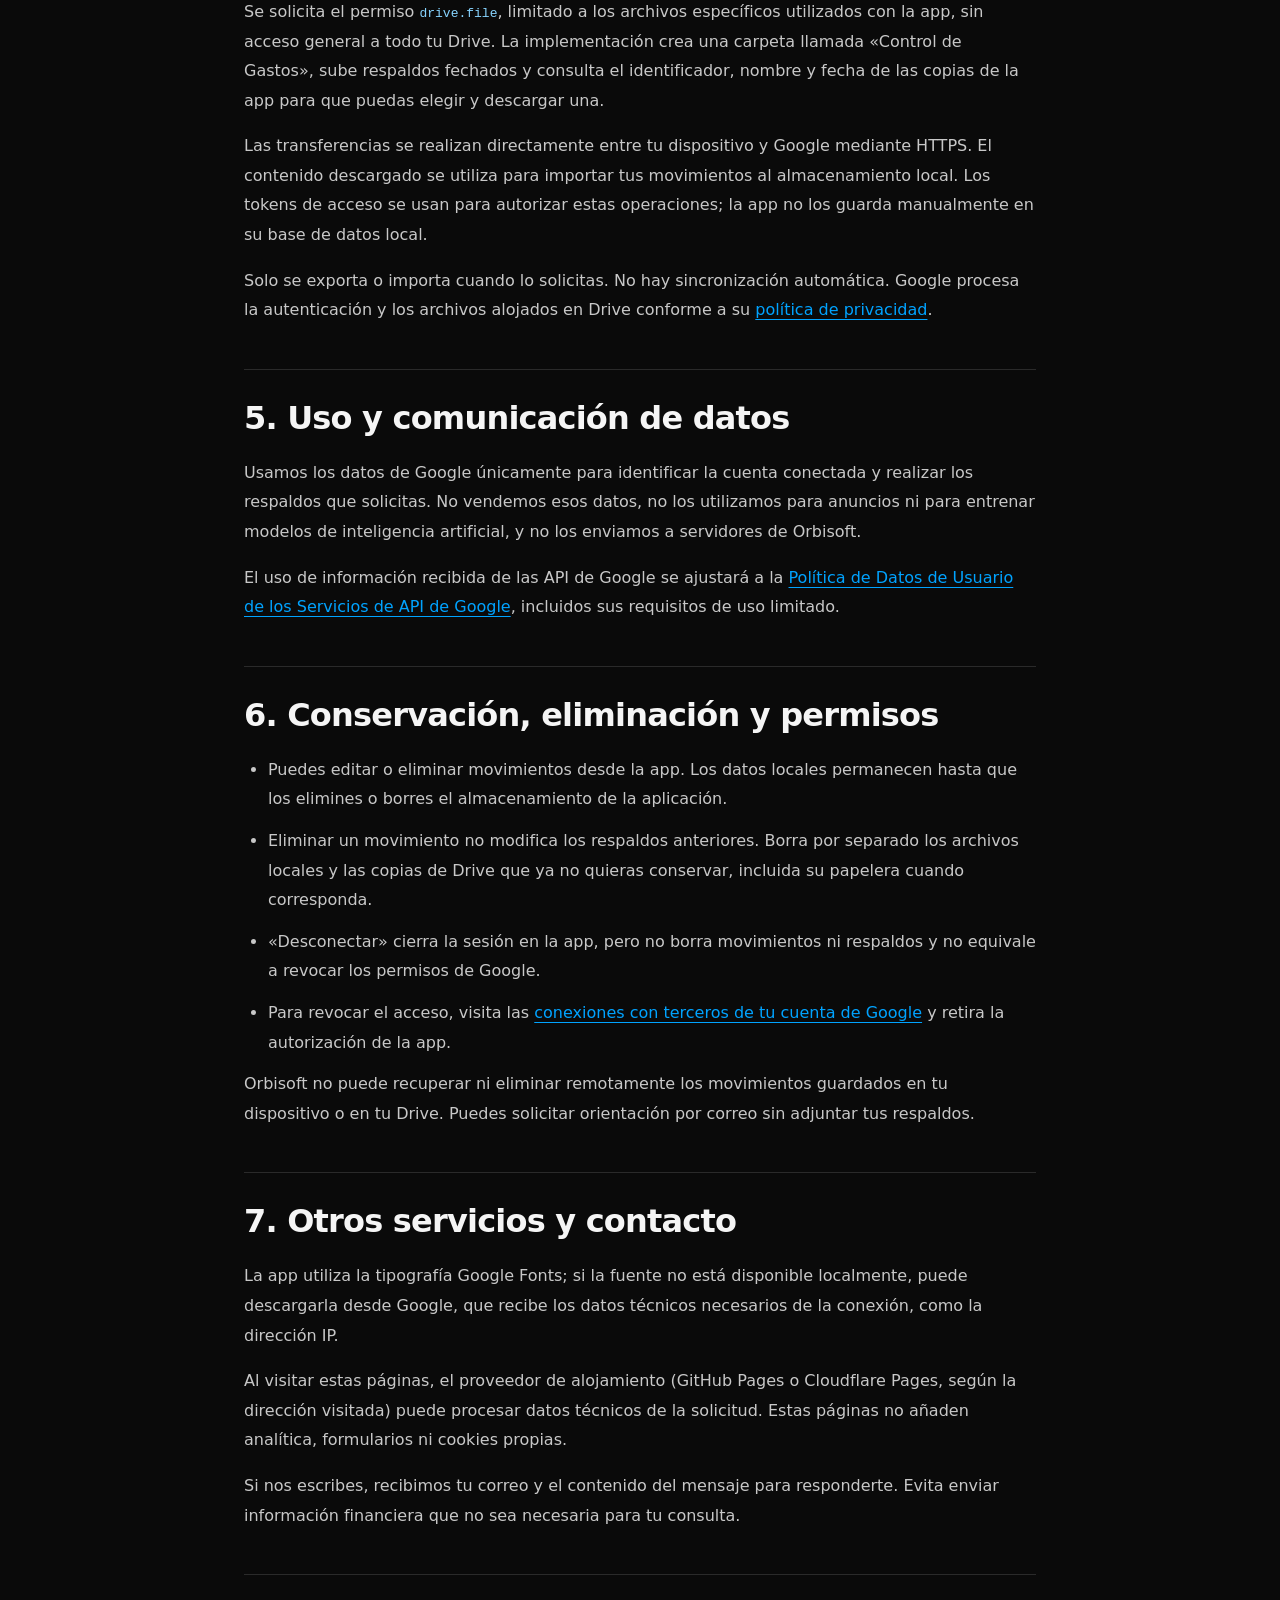
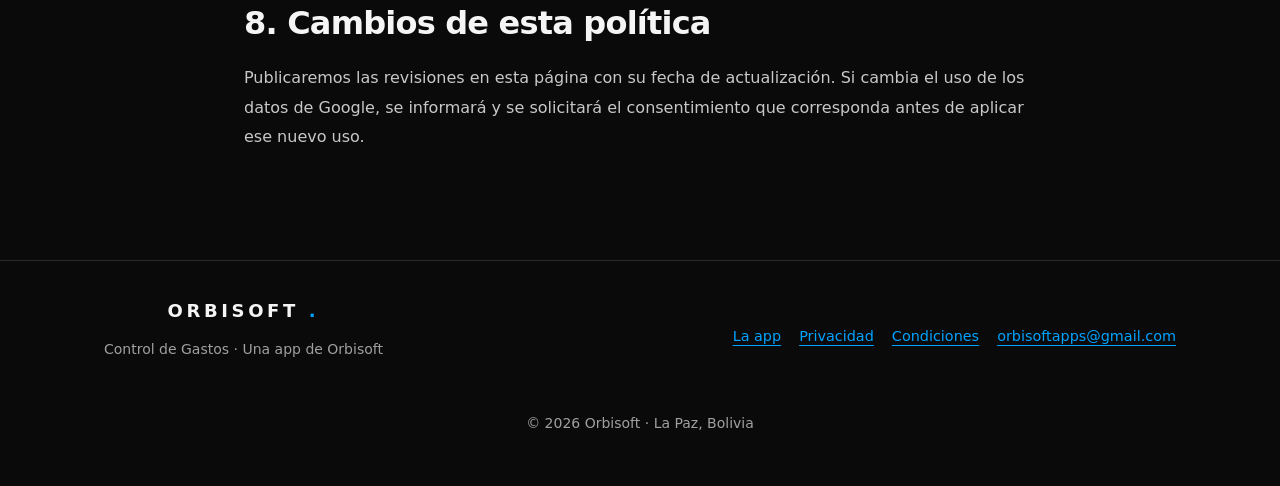
<file: control-de-gastos/privacidad.html>
<!doctype html>
<html lang="es-BO">
<head>
<meta charset="utf-8"><meta name="viewport" content="width=device-width, initial-scale=1">
<title>Política de privacidad | Control de Gastos · Orbisoft</title>
<meta name="description" content="Cómo Control de Gastos utiliza tus datos y qué ocurre al elegir un respaldo local o Google Drive.">
<link rel="canonical" href="https://benitoscam.github.io/Orbisoft/control-de-gastos/privacidad.html">
<meta name="theme-color" content="#0a0a0a">
<meta property="og:title" content="Política de privacidad · Orbisoft"><meta property="og:description" content="Cómo Control de Gastos utiliza tus datos y qué ocurre al elegir un respaldo local o Google Drive."><meta property="og:type" content="website"><meta property="og:url" content="https://benitoscam.github.io/Orbisoft/control-de-gastos/privacidad.html">
<link rel="icon" type="image/svg+xml" href="../assets/logo/orbisoft-mark.svg">
<link rel="stylesheet" href="../assets/css/style.css"><link rel="stylesheet" href="site.css">
</head>
<body class="expense-site">
<a class="skip" href="#contenido">Saltar al contenido</a>
<header class="site-header"><div class="header-inner"><a class="brand" href="../index.html" aria-label="Orbisoft, página principal"><img src="../assets/logo/orbisoft-mark.svg" width="44" height="33" alt="">ORBISOFT<span>.</span></a><nav aria-label="Control de Gastos"><a href="index.html">La app</a><a href="privacidad.html" aria-current="page">Privacidad</a><a href="condiciones.html">Condiciones</a></nav></div></header>
<main id="contenido" tabindex="-1" class="legal">
<div class="intro"><p class="eyebrow">ORBISOFT / CONTROL DE GASTOS</p><p class="page-label">Política de privacidad</p><h1>Tu información, con claridad.</h1><p class="lead">Cómo Control de Gastos utiliza tus datos y qué ocurre al elegir un respaldo local o Google Drive.</p><p class="updated">Última actualización: <time datetime="2026-10-10">10 de octubre de 2026</time></p></div>

<section><h2>1. Responsable y alcance</h2><p>Orbisoft, en La Paz, Bolivia, desarrolla Control de Gastos. Esta política describe la app y estas páginas informativas. Para consultas de privacidad, escribe a <a href="mailto:orbisoftapps@gmail.com">orbisoftapps@gmail.com</a>.</p></section>
<section><h2>2. Datos guardados en el dispositivo</h2><p>La app guarda el identificador, descripción, monto, tipo (ingreso o gasto) y fecha de cada movimiento. También conserva tu preferencia de tema visual. Usa estos datos para mostrar movimientos, calcular balances y aplicar filtros.</p><p>El almacenamiento principal es local. No necesitas crear una cuenta de Orbisoft y no enviamos tus movimientos a un servidor propio. La app no incorpora publicidad ni herramientas de analítica de uso.</p></section>
<section><h2>3. Respaldos locales</h2><p>Al exportar, se genera un archivo JSON con los movimientos, la versión del formato y la fecha de exportación. Tú eliges dónde conservarlo. Al importar, la app valida los registros y añade únicamente identificadores nuevos; no reemplaza los existentes.</p><p>Los archivos JSON no están cifrados por la app. Cualquier persona con acceso al archivo puede leer su contenido. Si lo compartes o lo guardas en otro proveedor, también se aplican las condiciones y prácticas de ese destino.</p></section>
<section><h2>4. Conexión opcional con Google Drive</h2><p>En Android puedes conectar una cuenta mediante el inicio de sesión de Google. La app usa el correo de la cuenta para mostrar cuál está conectada. La autenticación la gestiona Google; la app no solicita ni guarda tu contraseña.</p><p>Se solicita el permiso <code>drive.file</code>, limitado a los archivos específicos utilizados con la app, sin acceso general a todo tu Drive. La implementación crea una carpeta llamada «Control de Gastos», sube respaldos fechados y consulta el identificador, nombre y fecha de las copias de la app para que puedas elegir y descargar una.</p><p>Las transferencias se realizan directamente entre tu dispositivo y Google mediante HTTPS. El contenido descargado se utiliza para importar tus movimientos al almacenamiento local. Los tokens de acceso se usan para autorizar estas operaciones; la app no los guarda manualmente en su base de datos local.</p><p>Solo se exporta o importa cuando lo solicitas. No hay sincronización automática. Google procesa la autenticación y los archivos alojados en Drive conforme a su <a href="https://policies.google.com/privacy?hl=es">política de privacidad</a>.</p></section>
<section><h2>5. Uso y comunicación de datos</h2><p>Usamos los datos de Google únicamente para identificar la cuenta conectada y realizar los respaldos que solicitas. No vendemos esos datos, no los utilizamos para anuncios ni para entrenar modelos de inteligencia artificial, y no los enviamos a servidores de Orbisoft.</p><p>El uso de información recibida de las API de Google se ajustará a la <a href="https://developers.google.com/terms/api-services-user-data-policy">Política de Datos de Usuario de los Servicios de API de Google</a>, incluidos sus requisitos de uso limitado.</p></section>
<section><h2>6. Conservación, eliminación y permisos</h2><ul><li>Puedes editar o eliminar movimientos desde la app. Los datos locales permanecen hasta que los elimines o borres el almacenamiento de la aplicación.</li><li>Eliminar un movimiento no modifica los respaldos anteriores. Borra por separado los archivos locales y las copias de Drive que ya no quieras conservar, incluida su papelera cuando corresponda.</li><li>«Desconectar» cierra la sesión en la app, pero no borra movimientos ni respaldos y no equivale a revocar los permisos de Google.</li><li>Para revocar el acceso, visita las <a href="https://myaccount.google.com/connections">conexiones con terceros de tu cuenta de Google</a> y retira la autorización de la app.</li></ul><p>Orbisoft no puede recuperar ni eliminar remotamente los movimientos guardados en tu dispositivo o en tu Drive. Puedes solicitar orientación por correo sin adjuntar tus respaldos.</p></section>
<section><h2>7. Otros servicios y contacto</h2><p>La app utiliza la tipografía Google Fonts; si la fuente no está disponible localmente, puede descargarla desde Google, que recibe los datos técnicos necesarios de la conexión, como la dirección IP.</p><p>Al visitar estas páginas, el proveedor de alojamiento (GitHub Pages o Cloudflare Pages, según la dirección visitada) puede procesar datos técnicos de la solicitud. Estas páginas no añaden analítica, formularios ni cookies propias.</p><p>Si nos escribes, recibimos tu correo y el contenido del mensaje para responderte. Evita enviar información financiera que no sea necesaria para tu consulta.</p></section>
<section><h2>8. Cambios de esta política</h2><p>Publicaremos las revisiones en esta página con su fecha de actualización. Si cambia el uso de los datos de Google, se informará y se solicitará el consentimiento que corresponda antes de aplicar ese nuevo uso.</p></section>

</main>
<footer class="site-footer"><div><a class="brand" href="../index.html">ORBISOFT<span>.</span></a><p>Control de Gastos · Una app de Orbisoft</p></div><div class="footer-links"><a href="index.html">La app</a><a href="privacidad.html" aria-current="page">Privacidad</a><a href="condiciones.html">Condiciones</a><a href="mailto:orbisoftapps@gmail.com">orbisoftapps@gmail.com</a></div><p class="copyright">© 2026 Orbisoft · La Paz, Bolivia</p></footer>
</body></html>
</file>
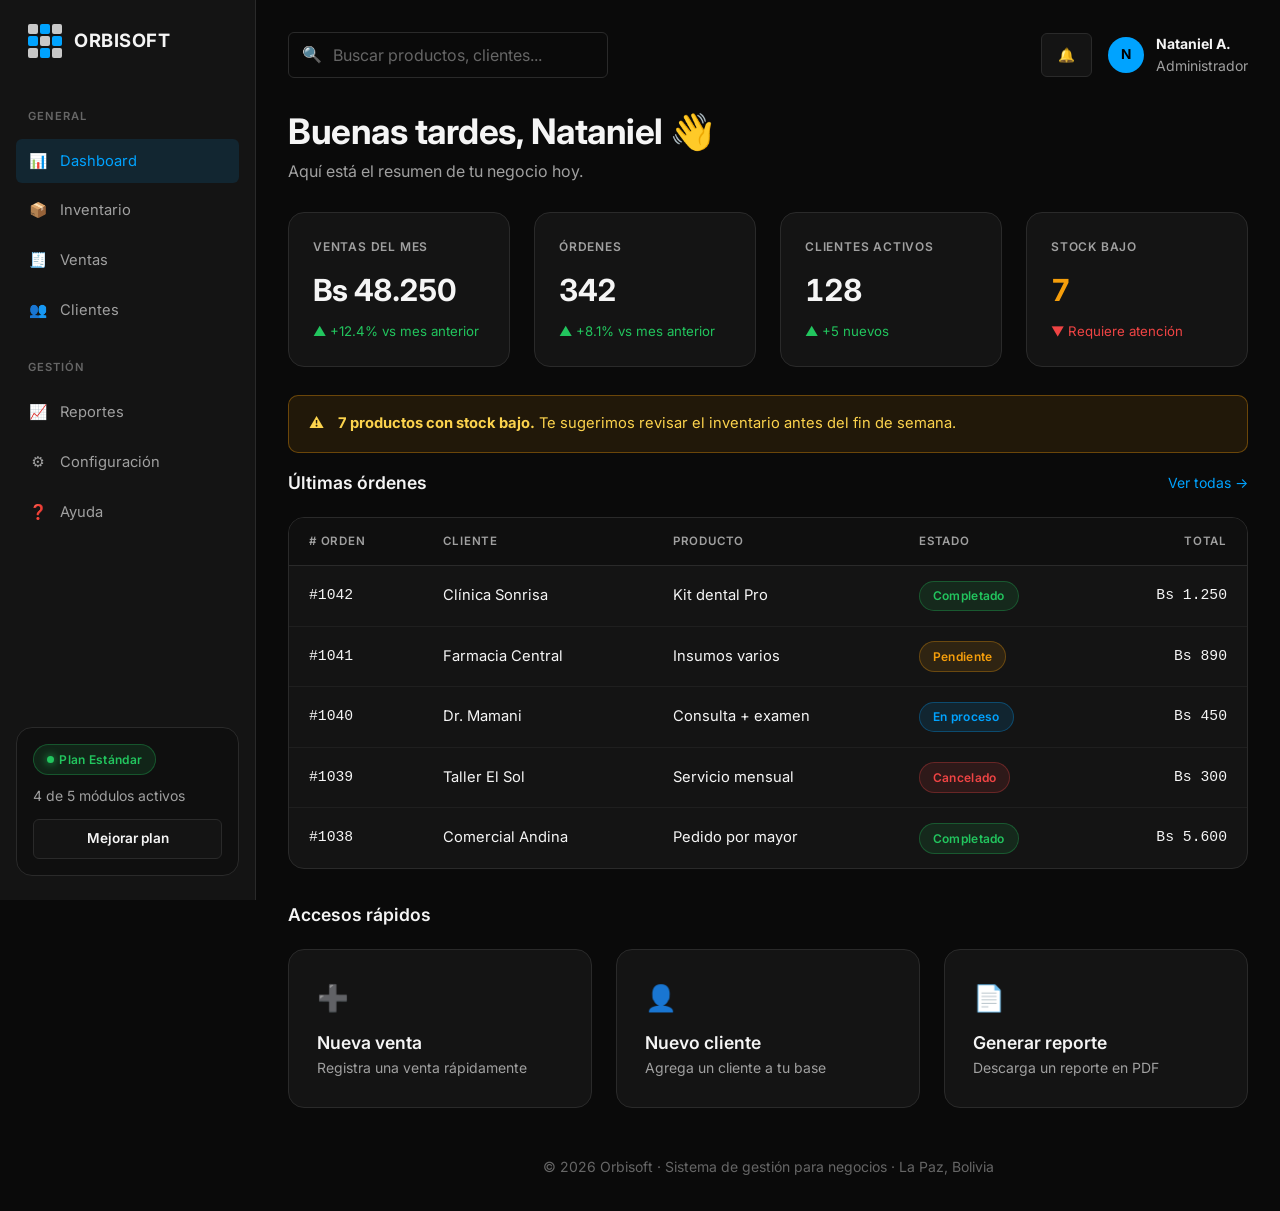
<file: orbisoft-design/dashboard.html>
<!doctype html>
<html lang="es-BO">
  <head>
    <meta charset="UTF-8" />
    <meta name="viewport" content="width=device-width, initial-scale=1.0" />
    <title>Dashboard — Orbisoft</title>
    <link rel="preconnect" href="https://fonts.googleapis.com" />
    <link rel="preconnect" href="https://fonts.gstatic.com" crossorigin />
    <link
      href="https://fonts.googleapis.com/css2?family=Inter:wght@400;500;600;700;800&display=swap"
      rel="stylesheet"
    />
    <link rel="stylesheet" href="design-system.css" />
    <style>
      .orb-topbar {
        display: flex;
        align-items: center;
        justify-content: space-between;
        margin-bottom: 2rem;
        gap: 1rem;
        flex-wrap: wrap;
      }

      .orb-avatar {
        width: 36px;
        height: 36px;
        border-radius: 50%;
        background: var(--orb-blue);
        color: #000;
        display: flex;
        align-items: center;
        justify-content: center;
        font-weight: 700;
        font-size: 0.85rem;
      }

      .orb-search {
        max-width: 320px;
        flex: 1;
      }

      @media (max-width: 900px) {
        .orb-search {
          display: none;
        }
      }
    </style>
  </head>

  <body>
    <div class="orb-layout">
      <!-- ============ SIDEBAR ============ -->
      <aside class="orb-sidebar">
        <a href="#" class="orb-logo" style="margin-bottom: 1.5rem; padding: 0 0.75rem">
          <div class="orb-logo-mark">
            <span></span><span></span><span></span>
            <span></span><span></span><span></span>
            <span></span><span></span><span></span>
          </div>
          ORBISOFT
        </a>

        <div class="orb-sidebar-section">General</div>
        <a href="#" class="orb-sidebar-link active">
          <span class="orb-sidebar-icon">📊</span> Dashboard
        </a>
        <a href="#" class="orb-sidebar-link">
          <span class="orb-sidebar-icon">📦</span> Inventario
        </a>
        <a href="#" class="orb-sidebar-link">
          <span class="orb-sidebar-icon">🧾</span> Ventas
        </a>
        <a href="#" class="orb-sidebar-link">
          <span class="orb-sidebar-icon">👥</span> Clientes
        </a>

        <div class="orb-sidebar-section">Gestión</div>
        <a href="#" class="orb-sidebar-link">
          <span class="orb-sidebar-icon">📈</span> Reportes
        </a>
        <a href="#" class="orb-sidebar-link">
          <span class="orb-sidebar-icon">⚙️</span> Configuración
        </a>
        <a href="#" class="orb-sidebar-link">
          <span class="orb-sidebar-icon">❓</span> Ayuda
        </a>

        <div style="margin-top: auto; padding-top: 1.5rem">
          <div class="orb-card orb-card-flat" style="padding: 1rem">
            <div class="orb-badge orb-badge-success" style="margin-bottom: 0.6rem">
              <span class="orb-dot"></span> Plan Estándar
            </div>
            <p class="orb-small orb-muted" style="margin-bottom: 0.75rem">
              4 de 5 módulos activos
            </p>
            <a href="#" class="orb-btn orb-btn-secondary orb-btn-sm orb-btn-block"
              >Mejorar plan</a
            >
          </div>
        </div>
      </aside>

      <!-- ============ CONTENIDO ============ -->
      <main class="orb-main">
        <div class="orb-topbar">
          <div class="orb-search">
            <div class="orb-input-icon">
              <span class="orb-icon">🔍</span>
              <input
                class="orb-input"
                type="search"
                placeholder="Buscar productos, clientes..."
              />
            </div>
          </div>

          <div class="orb-flex orb-gap-sm" style="gap: 1rem">
            <button class="orb-btn orb-btn-secondary orb-btn-sm">🔔</button>
            <div class="orb-flex orb-gap-sm" style="gap: 0.75rem; align-items: center">
              <div class="orb-avatar">N</div>
              <div class="orb-small">
                <strong>Nataniel A.</strong><br />
                <span class="orb-muted">Administrador</span>
              </div>
            </div>
          </div>
        </div>

        <h2 class="orb-h2" style="margin-bottom: 0.4rem">
          Buenas tardes, Nataniel 👋
        </h2>
        <p class="orb-muted orb-mb">Aquí está el resumen de tu negocio hoy.</p>

        <!-- ===== STATS ===== -->
        <div class="orb-grid orb-grid-4" style="margin: 1.75rem 0">
          <div class="orb-stat">
            <div class="orb-stat-label">Ventas del mes</div>
            <div class="orb-stat-value">Bs 48.250</div>
            <div class="orb-stat-delta up">▲ +12.4% vs mes anterior</div>
          </div>
          <div class="orb-stat">
            <div class="orb-stat-label">Órdenes</div>
            <div class="orb-stat-value">342</div>
            <div class="orb-stat-delta up">▲ +8.1% vs mes anterior</div>
          </div>
          <div class="orb-stat">
            <div class="orb-stat-label">Clientes activos</div>
            <div class="orb-stat-value">128</div>
            <div class="orb-stat-delta up">▲ +5 nuevos</div>
          </div>
          <div class="orb-stat">
            <div class="orb-stat-label">Stock bajo</div>
            <div class="orb-stat-value" style="color: var(--orb-warning)">7</div>
            <div class="orb-stat-delta down">▼ Requiere atención</div>
          </div>
        </div>

        <!-- ===== ALERTA ===== -->
        <div class="orb-alert orb-alert-warning">
          <span>⚠️</span>
          <div>
            <strong>7 productos con stock bajo.</strong> Te sugerimos revisar el
            inventario antes del fin de semana.
          </div>
        </div>

        <!-- ===== TABLA ===== -->
        <div class="orb-card-header">
          <span class="orb-card-title">Últimas órdenes</span>
          <a href="#" class="orb-small">Ver todas →</a>
        </div>

        <div class="orb-table-wrap" style="margin-bottom: 2rem">
          <table class="orb-table">
            <thead>
              <tr>
                <th># Orden</th>
                <th>Cliente</th>
                <th>Producto</th>
                <th>Estado</th>
                <th style="text-align: right">Total</th>
              </tr>
            </thead>
            <tbody>
              <tr>
                <td class="num">#1042</td>
                <td>Clínica Sonrisa</td>
                <td>Kit dental Pro</td>
                <td>
                  <span class="orb-badge orb-badge-success">Completado</span>
                </td>
                <td class="num" style="text-align: right">Bs 1.250</td>
              </tr>
              <tr>
                <td class="num">#1041</td>
                <td>Farmacia Central</td>
                <td>Insumos varios</td>
                <td>
                  <span class="orb-badge orb-badge-warning">Pendiente</span>
                </td>
                <td class="num" style="text-align: right">Bs 890</td>
              </tr>
              <tr>
                <td class="num">#1040</td>
                <td>Dr. Mamani</td>
                <td>Consulta + examen</td>
                <td>
                  <span class="orb-badge orb-badge-blue">En proceso</span>
                </td>
                <td class="num" style="text-align: right">Bs 450</td>
              </tr>
              <tr>
                <td class="num">#1039</td>
                <td>Taller El Sol</td>
                <td>Servicio mensual</td>
                <td>
                  <span class="orb-badge orb-badge-danger">Cancelado</span>
                </td>
                <td class="num" style="text-align: right">Bs 300</td>
              </tr>
              <tr>
                <td class="num">#1038</td>
                <td>Comercial Andina</td>
                <td>Pedido por mayor</td>
                <td>
                  <span class="orb-badge orb-badge-success">Completado</span>
                </td>
                <td class="num" style="text-align: right">Bs 5.600</td>
              </tr>
            </tbody>
          </table>
        </div>

        <!-- ===== CARDS DE ACCESO RÁPIDO ===== -->
        <div class="orb-card-header">
          <span class="orb-card-title">Accesos rápidos</span>
        </div>

        <div class="orb-grid orb-grid-3">
          <a href="#" class="orb-card orb-card-interactive" style="text-decoration: none">
            <div style="font-size: 1.6rem; margin-bottom: 0.6rem">➕</div>
            <div class="orb-card-title" style="color: var(--orb-text)">
              Nueva venta
            </div>
            <p class="orb-small orb-muted">Registra una venta rápidamente</p>
          </a>
          <a href="#" class="orb-card orb-card-interactive" style="text-decoration: none">
            <div style="font-size: 1.6rem; margin-bottom: 0.6rem">👤</div>
            <div class="orb-card-title" style="color: var(--orb-text)">
              Nuevo cliente
            </div>
            <p class="orb-small orb-muted">Agrega un cliente a tu base</p>
          </a>
          <a href="#" class="orb-card orb-card-interactive" style="text-decoration: none">
            <div style="font-size: 1.6rem; margin-bottom: 0.6rem">📄</div>
            <div class="orb-card-title" style="color: var(--orb-text)">
              Generar reporte
            </div>
            <p class="orb-small orb-muted">Descarga un reporte en PDF</p>
          </a>
        </div>

        <footer class="orb-small" style="color: var(--orb-dim); margin-top: 3rem; text-align: center">
          © 2026 Orbisoft · Sistema de gestión para negocios · La Paz, Bolivia
        </footer>
      </main>
    </div>
  </body>
</html>
</file>
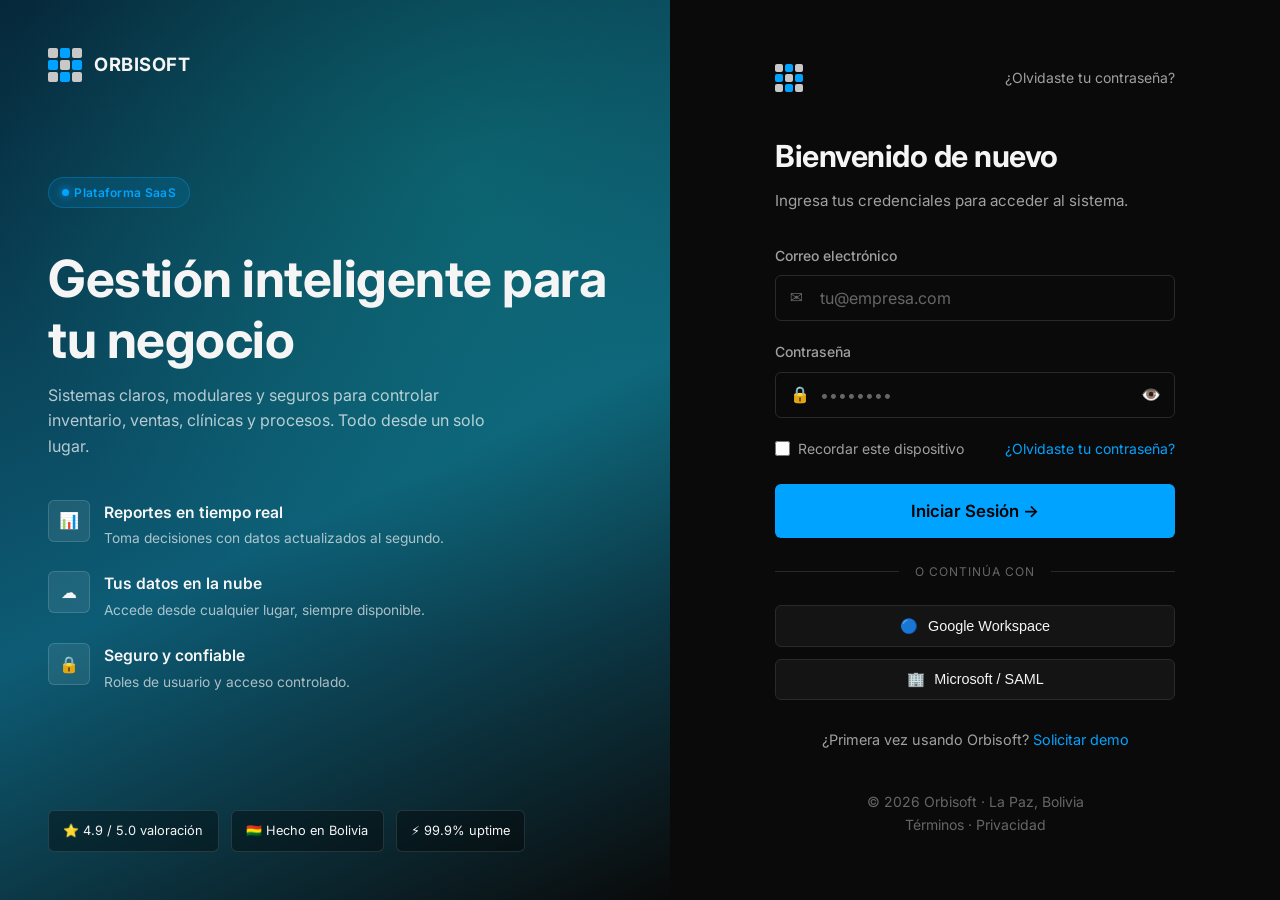
<file: orbisoft-design/login.html>
<!doctype html>
<html lang="es-BO">
  <head>
    <meta charset="UTF-8" />
    <meta name="viewport" content="width=device-width, initial-scale=1.0" />
    <title>Iniciar Sesión — Orbisoft</title>
    <link rel="preconnect" href="https://fonts.googleapis.com" />
    <link rel="preconnect" href="https://fonts.gstatic.com" crossorigin />
    <link
      href="https://fonts.googleapis.com/css2?family=Inter:wght@400;500;600;700;800&display=swap"
      rel="stylesheet"
    />
    <link rel="stylesheet" href="design-system.css" />
    <style>
      /* Extras específicos del login */
      .orb-login-feature {
        display: flex;
        gap: 0.9rem;
        margin-bottom: 1.4rem;
      }

      .orb-login-feature-icon {
        width: 42px;
        height: 42px;
        flex-shrink: 0;
        display: flex;
        align-items: center;
        justify-content: center;
        background: rgba(255, 255, 255, 0.08);
        border: 1px solid rgba(255, 255, 255, 0.14);
        border-radius: var(--orb-radius-sm);
      }

      .orb-login-feature h4 {
        font-size: 0.98rem;
        font-weight: 600;
        margin-bottom: 0.15rem;
      }

      .orb-login-feature p {
        font-size: 0.86rem;
        color: rgba(255, 255, 255, 0.65);
      }

      .orb-check-row {
        display: flex;
        align-items: center;
        justify-content: space-between;
        font-size: 0.875rem;
        margin-bottom: 1.5rem;
      }

      .orb-check {
        display: flex;
        align-items: center;
        gap: 0.5rem;
        color: var(--orb-muted);
        cursor: pointer;
      }

      .orb-check input {
        accent-color: var(--orb-blue);
        width: 15px;
        height: 15px;
      }

      .orb-social-btn {
        display: flex;
        align-items: center;
        justify-content: center;
        gap: 0.6rem;
        width: 100%;
        padding: 0.7rem;
        background: var(--orb-card);
        border: 1px solid var(--orb-border);
        border-radius: var(--orb-radius-sm);
        color: var(--orb-text);
        font-size: 0.9rem;
        font-weight: 500;
        cursor: pointer;
        transition: var(--orb-transition);
        margin-bottom: 0.75rem;
      }

      .orb-social-btn:hover {
        border-color: var(--orb-blue);
        background: var(--orb-card-hover);
      }

      .orb-switch-row {
        text-align: center;
        font-size: 0.9rem;
        color: var(--orb-muted);
        margin-top: 1.75rem;
      }
    </style>
  </head>

  <body>
    <div class="orb-login">
      <!-- ============ PANEL DE MARCA (IZQUIERDA) ============ -->
      <aside class="orb-login-brand">
        <a href="#" class="orb-logo">
          <div class="orb-logo-mark">
            <span></span><span></span><span></span>
            <span></span><span></span><span></span>
            <span></span><span></span><span></span>
          </div>
          ORBISOFT
        </a>

        <div>
          <span class="orb-badge orb-badge-blue" style="margin-bottom: 1.5rem">
            <span class="orb-dot"></span> Plataforma SaaS
          </span>

          <h1 class="orb-h1" style="margin: 1rem 0 0.75rem">
            Gestión inteligente para tu negocio
          </h1>
          <p style="color: rgba(255, 255, 255, 0.7); max-width: 440px">
            Sistemas claros, modulares y seguros para controlar inventario,
            ventas, clínicas y procesos. Todo desde un solo lugar.
          </p>

          <div style="margin-top: 2.5rem">
            <div class="orb-login-feature">
              <div class="orb-login-feature-icon">📊</div>
              <div>
                <h4>Reportes en tiempo real</h4>
                <p>Toma decisiones con datos actualizados al segundo.</p>
              </div>
            </div>

            <div class="orb-login-feature">
              <div class="orb-login-feature-icon">☁️</div>
              <div>
                <h4>Tus datos en la nube</h4>
                <p>Accede desde cualquier lugar, siempre disponible.</p>
              </div>
            </div>

            <div class="orb-login-feature">
              <div class="orb-login-feature-icon">🔒</div>
              <div>
                <h4>Seguro y confiable</h4>
                <p>Roles de usuario y acceso controlado.</p>
              </div>
            </div>
          </div>
        </div>

        <div class="orb-trust-row">
          <div class="orb-trust-pill">⭐ 4.9 / 5.0 valoración</div>
          <div class="orb-trust-pill">🇧🇴 Hecho en Bolivia</div>
          <div class="orb-trust-pill">⚡ 99.9% uptime</div>
        </div>
      </aside>

      <!-- ============ FORMULARIO (DERECHA) ============ -->
      <main class="orb-login-form-side">
        <div class="orb-login-box">
          <div class="orb-flex-between" style="margin-bottom: 2.5rem">
            <a href="#" class="orb-logo" style="font-size: 1rem">
              <div class="orb-logo-mark" style="width: 28px; height: 28px">
                <span></span><span></span><span></span>
                <span></span><span></span><span></span>
                <span></span><span></span><span></span>
              </div>
            </a>
            <span class="orb-small orb-muted">¿Olvidaste tu contraseña?</span>
          </div>

          <h2 class="orb-login-title">Bienvenido de nuevo</h2>
          <p class="orb-login-sub">
            Ingresa tus credenciales para acceder al sistema.
          </p>

          <form onsubmit="return false">
            <div class="orb-field">
              <label class="orb-label" for="email">Correo electrónico</label>
              <div class="orb-input-icon">
                <span class="orb-icon">✉️</span>
                <input
                  class="orb-input"
                  type="email"
                  id="email"
                  placeholder="tu@empresa.com"
                  autocomplete="email"
                />
              </div>
            </div>

            <div class="orb-field">
              <label class="orb-label" for="password">Contraseña</label>
              <div class="orb-input-icon">
                <span class="orb-icon">🔒</span>
                <input
                  class="orb-input"
                  type="password"
                  id="password"
                  placeholder="••••••••"
                  autocomplete="current-password"
                />
                <span
                  class="orb-icon orb-icon-right"
                  onclick="const p=document.getElementById('password');p.type=p.type==='password'?'text':'password'"
                  >👁️</span
                >
              </div>
            </div>

            <div class="orb-check-row">
              <label class="orb-check">
                <input type="checkbox" /> Recordar este dispositivo
              </label>
              <a href="#">¿Olvidaste tu contraseña?</a>
            </div>

            <button class="orb-btn orb-btn-primary orb-btn-block orb-btn-lg">
              Iniciar Sesión →
            </button>
          </form>

          <div class="orb-divider">o continúa con</div>

          <button class="orb-social-btn">
            <span>🔵</span> Google Workspace
          </button>
          <button class="orb-social-btn">
            <span>🏢</span> Microsoft / SAML
          </button>

          <p class="orb-switch-row">
            ¿Primera vez usando Orbisoft?
            <a href="#">Solicitar demo</a>
          </p>

          <p
            class="orb-small orb-text-center"
            style="color: var(--orb-dim); margin-top: 2.5rem"
          >
            © 2026 Orbisoft · La Paz, Bolivia<br />
            <a href="#" style="color: var(--orb-dim)">Términos</a> ·
            <a href="#" style="color: var(--orb-dim)">Privacidad</a>
          </p>
        </div>
      </main>
    </div>
  </body>
</html>
</file>
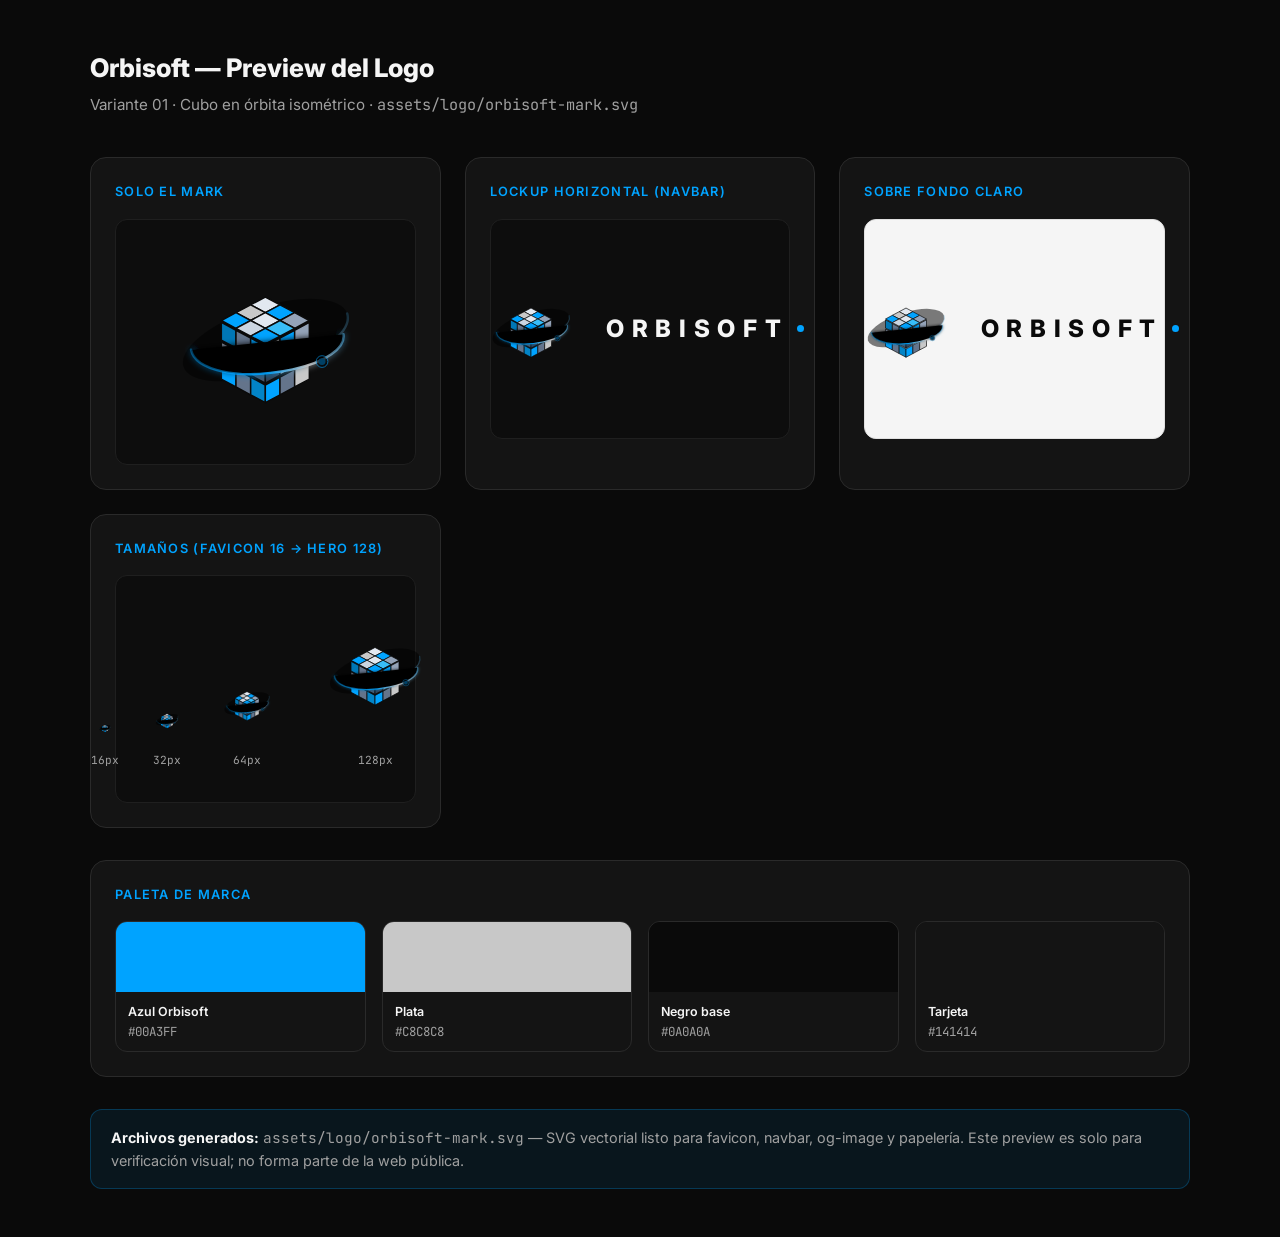
<file: assets/logo/preview.html>
<!doctype html>
<html lang="es-BO">
  <head>
    <meta charset="UTF-8" />
    <meta name="viewport" content="width=device-width, initial-scale=1.0" />
    <title>Orbisoft — Preview del Logo</title>
    <link rel="preconnect" href="https://fonts.googleapis.com" />
    <link rel="preconnect" href="https://fonts.gstatic.com" crossorigin />
    <link
      href="https://fonts.googleapis.com/css2?family=Inter:wght@400;500;600;700;800;900&family=JetBrains+Mono:wght@400;500&display=swap"
      rel="stylesheet"
    />
    <style>
      :root {
        --bg: #0a0a0a;
        --card: #141414;
        --border: #2a2a2a;
        --text: #f5f5f5;
        --muted: #a0a0a0;
        --blue: #00a3ff;
        --silver: #c8c8c8;
      }
      * { margin: 0; padding: 0; box-sizing: border-box; }
      body {
        font-family: "Inter", system-ui, sans-serif;
        background: var(--bg);
        color: var(--text);
        padding: 3rem 1.5rem;
        line-height: 1.6;
      }
      .wrap { max-width: 1100px; margin: 0 auto; }
      h1 { font-size: 1.6rem; font-weight: 800; margin-bottom: 0.25rem; }
      .sub { color: var(--muted); font-size: 0.95rem; margin-bottom: 2.5rem; }
      .mono { font-family: "JetBrains Mono", monospace; }

      .grid {
        display: grid;
        grid-template-columns: repeat(auto-fit, minmax(300px, 1fr));
        gap: 1.5rem;
        margin-bottom: 2rem;
      }
      .card {
        background: var(--card);
        border: 1px solid var(--border);
        border-radius: 16px;
        padding: 1.5rem;
      }
      .card h3 {
        font-size: 0.8rem;
        text-transform: uppercase;
        letter-spacing: 0.1em;
        color: var(--blue);
        margin-bottom: 1rem;
        font-weight: 600;
      }
      .stage {
        background: #0d0d0d;
        border: 1px solid #1f1f1f;
        border-radius: 12px;
        display: flex;
        align-items: center;
        justify-content: center;
        padding: 2rem;
        min-height: 220px;
        gap: 1rem;
      }
      .stage.light { background: #f5f5f5; border-color: #e0e0e0; }
      .stage.plain { background: transparent; border-style: dashed; }

      .wordmark {
        font-weight: 800;
        letter-spacing: 0.32em;
        text-transform: uppercase;
        font-size: 1.5rem;
        display: flex;
        align-items: center;
        gap: 0.4rem;
      }
      .wordmark .dot {
        width: 7px; height: 7px; border-radius: 50%;
        background: var(--blue);
        display: inline-block;
        margin-left: 0.15rem;
      }
      .wordmark.dark { color: #0a0a0a; }

      .lockup { display: flex; align-items: center; gap: 1.25rem; }
      .lockup svg { width: 110px; height: 82px; flex-shrink: 0; }

      .sizes { display: flex; align-items: flex-end; gap: 2rem; }
      .sizes figure { text-align: center; }
      .sizes figcaption {
        font-size: 0.7rem;
        color: var(--muted);
        margin-top: 0.5rem;
        font-family: "JetBrains Mono", monospace;
      }

      .palette { display: flex; gap: 1rem; flex-wrap: wrap; margin-top: 1rem; }
      .sw {
        flex: 1; min-width: 130px;
        border-radius: 12px; overflow: hidden;
        border: 1px solid var(--border);
      }
      .sw .chip { height: 70px; }
      .sw .meta { padding: 0.6rem 0.75rem; font-size: 0.78rem; }
      .sw .meta b { display: block; font-weight: 600; }
      .sw .meta span { color: var(--muted); font-family: "JetBrains Mono", monospace; }

      .note {
        background: rgba(0, 163, 255, 0.08);
        border: 1px solid rgba(0, 163, 255, 0.25);
        border-radius: 12px;
        padding: 1rem 1.25rem;
        font-size: 0.9rem;
        color: var(--muted);
        margin-top: 2rem;
      }
      .note b { color: var(--text); }
    </style>
  </head>
  <body>
    <div class="wrap">
      <h1>Orbisoft — Preview del Logo</h1>
      <p class="sub">Variante 01 · Cubo en órbita isométrico · <span class="mono">assets/logo/orbisoft-mark.svg</span></p>

      <!-- SVG Symbol definido una sola vez -->
      <svg width="0" height="0" style="position:absolute" aria-hidden="true">
        <defs>
          <symbol id="orb-mark" viewBox="0 0 240 180">
            <linearGradient id="orbit-grad" x1="20" y1="120" x2="220" y2="50" gradientUnits="userSpaceOnUse">
              <stop offset="0%" stop-color="#00a3ff" stop-opacity="0.1" />
              <stop offset="45%" stop-color="#00a3ff" stop-opacity="0.9" />
              <stop offset="65%" stop-color="#c8c8c8" stop-opacity="0.9" />
              <stop offset="100%" stop-color="#00a3ff" stop-opacity="0.2" />
            </linearGradient>
            <filter id="glow-orbit" x="-20%" y="-20%" width="140%" height="140%">
              <feGaussianBlur stdDeviation="3" result="blur" />
              <feComposite in="SourceGraphic" in2="blur" operator="over" />
            </filter>
            <ellipse cx="120" cy="88" rx="88" ry="34" transform="rotate(-18 120 88)"
              stroke="url(#orbit-grad)" stroke-width="2.5" stroke-dasharray="140 300" stroke-linecap="round" opacity="0.5" />
            <polygon points="120,44 135,52 120,60 105,52" fill="#e2e8f0" stroke="#0a0a0a" stroke-width="1.5" />
            <polygon points="135,52 150,60 135,68 120,60" fill="#00a3ff" stroke="#0a0a0a" stroke-width="1.5" />
            <polygon points="105,52 120,60 105,68 90,60" fill="#c8c8c8" stroke="#0a0a0a" stroke-width="1.5" />
            <polygon points="120,60 135,68 120,76 105,68" fill="#e2e8f0" stroke="#0a0a0a" stroke-width="1.5" />
            <polygon points="150,60 165,68 150,76 135,68" fill="#94a3b8" stroke="#0a0a0a" stroke-width="1.5" />
            <polygon points="90,60 105,68 90,76 75,68" fill="#00a3ff" stroke="#0a0a0a" stroke-width="1.5" />
            <polygon points="135,68 150,76 135,84 120,76" fill="#38bdf8" stroke="#0a0a0a" stroke-width="1.5" />
            <polygon points="105,68 120,76 105,84 90,76" fill="#cbd5e1" stroke="#0a0a0a" stroke-width="1.5" />
            <polygon points="120,76 135,84 120,92 105,84" fill="#00a3ff" stroke="#0a0a0a" stroke-width="1.5" />
            <polygon points="75,70 90,78 90,96 75,88" fill="#0077b6" stroke="#0a0a0a" stroke-width="1.5" />
            <polygon points="90,78 105,86 105,104 90,96" fill="#64748b" stroke="#0a0a0a" stroke-width="1.5" />
            <polygon points="105,86 120,94 120,112 105,104" fill="#00a3ff" stroke="#0a0a0a" stroke-width="1.5" />
            <polygon points="75,90 90,98 90,116 75,108" fill="#94a3b8" stroke="#0a0a0a" stroke-width="1.5" />
            <polygon points="90,98 105,106 105,124 90,116" fill="#0096c7" stroke="#0a0a0a" stroke-width="1.5" />
            <polygon points="105,106 120,114 120,132 105,124" fill="#475569" stroke="#0a0a0a" stroke-width="1.5" />
            <polygon points="75,110 90,118 90,136 75,128" fill="#00a3ff" stroke="#0a0a0a" stroke-width="1.5" />
            <polygon points="90,118 105,126 105,144 90,136" fill="#64748b" stroke="#0a0a0a" stroke-width="1.5" />
            <polygon points="105,126 120,134 120,152 105,144" fill="#0284c7" stroke="#0a0a0a" stroke-width="1.5" />
            <polygon points="120,94 135,86 135,104 120,112" fill="#c8c8c8" stroke="#0a0a0a" stroke-width="1.5" />
            <polygon points="135,86 150,78 150,96 135,104" fill="#00a3ff" stroke="#0a0a0a" stroke-width="1.5" />
            <polygon points="150,78 165,70 165,88 150,96" fill="#94a3b8" stroke="#0a0a0a" stroke-width="1.5" />
            <polygon points="120,114 135,106 135,124 120,132" fill="#334155" stroke="#0a0a0a" stroke-width="1.5" />
            <polygon points="135,106 150,98 150,116 135,124" fill="#c8c8c8" stroke="#0a0a0a" stroke-width="1.5" />
            <polygon points="150,98 165,90 165,108 150,116" fill="#0096c7" stroke="#0a0a0a" stroke-width="1.5" />
            <polygon points="120,134 135,126 135,144 120,152" fill="#00a3ff" stroke="#0a0a0a" stroke-width="1.5" />
            <polygon points="135,126 150,118 150,136 135,144" fill="#64748b" stroke="#0a0a0a" stroke-width="1.5" />
            <polygon points="150,118 165,110 165,128 150,136" fill="#c8c8c8" stroke="#0a0a0a" stroke-width="1.5" />
            <path d="M 44,98 C 48,118 90,130 148,118 C 182,111 202,96 200,82"
              stroke="url(#orbit-grad)" stroke-width="2.5" stroke-linecap="round" filter="url(#glow-orbit)" />
            <circle cx="178" cy="110" r="3.5" fill="#00a3ff" />
            <circle cx="178" cy="110" r="6" stroke="#00a3ff" stroke-width="1" opacity="0.6" />
          </symbol>
        </defs>
      </svg>

      <div class="grid">
        <div class="card">
          <h3>Solo el mark</h3>
          <div class="stage"><svg width="240" height="180"><use href="#orb-mark" /></svg></div>
        </div>

        <div class="card">
          <h3>Lockup horizontal (navbar)</h3>
          <div class="stage">
            <div class="lockup">
              <svg viewBox="0 0 240 180"><use href="#orb-mark" /></svg>
              <span class="wordmark">Orbisoft<span class="dot"></span></span>
            </div>
          </div>
        </div>

        <div class="card">
          <h3>Sobre fondo claro</h3>
          <div class="stage light">
            <div class="lockup">
              <svg viewBox="0 0 240 180"><use href="#orb-mark" /></svg>
              <span class="wordmark dark">Orbisoft<span class="dot"></span></span>
            </div>
          </div>
        </div>

        <div class="card">
          <h3>Tamaños (favicon 16 → hero 128)</h3>
          <div class="stage">
            <div class="sizes">
              <figure><svg width="16" height="16" viewBox="0 0 240 180"><use href="#orb-mark" /></svg><figcaption>16px</figcaption></figure>
              <figure><svg width="32" height="32" viewBox="0 0 240 180"><use href="#orb-mark" /></svg><figcaption>32px</figcaption></figure>
              <figure><svg width="64" height="64" viewBox="0 0 240 180"><use href="#orb-mark" /></svg><figcaption>64px</figcaption></figure>
              <figure><svg width="128" height="128" viewBox="0 0 240 180"><use href="#orb-mark" /></svg><figcaption>128px</figcaption></figure>
            </div>
          </div>
        </div>
      </div>

      <div class="card" style="margin-bottom:2rem">
        <h3>Paleta de marca</h3>
        <div class="palette">
          <div class="sw"><div class="chip" style="background:#00a3ff"></div><div class="meta"><b>Azul Orbisoft</b><span>#00A3FF</span></div></div>
          <div class="sw"><div class="chip" style="background:#c8c8c8"></div><div class="meta"><b>Plata</b><span>#C8C8C8</span></div></div>
          <div class="sw"><div class="chip" style="background:#0a0a0a"></div><div class="meta"><b>Negro base</b><span>#0A0A0A</span></div></div>
          <div class="sw"><div class="chip" style="background:#141414"></div><div class="meta"><b>Tarjeta</b><span>#141414</span></div></div>
        </div>
      </div>

      <div class="note">
        <b>Archivos generados:</b> <span class="mono">assets/logo/orbisoft-mark.svg</span> — SVG vectorial listo para favicon, navbar, og-image y papelería.
        Este preview es solo para verificación visual; no forma parte de la web pública.
      </div>
    </div>
  </body>
</html>
</file>
<file: assets/css/style.css>
/* Orbisoft — Hoja de estilos principal */
/* Generado desde index.html */

:root {
  --bg: #0a0a0a;
  --bg-card: #141414;
  --bg-card-hover: #1a1a1a;
  --text: #f5f5f5;
  --text-muted: #a0a0a0;
  --silver: #c8c8c8;
  --blue: #00a3ff;
  --blue-dark: #0077cc;
  --blue-glow: rgba(0, 163, 255, 0.25);
  --border: #2a2a2a;
  --radius: 16px;
  --font:
    "Inter", system-ui, -apple-system, BlinkMacSystemFont, "Segoe UI",
    Roboto, sans-serif;
}

* {
  margin: 0;
  padding: 0;
  box-sizing: border-box;
}

html {
  scroll-behavior: smooth;
}

body {
  font-family: var(--font);
  background: var(--bg);
  color: var(--text);
  line-height: 1.6;
  overflow-x: hidden;
}

/* ===== NAV ===== */
nav {
  position: fixed;
  top: 0;
  left: 0;
  right: 0;
  z-index: 100;
  background: rgba(10, 10, 10, 0.85);
  backdrop-filter: blur(12px);
  border-bottom: 1px solid var(--border);
  padding: 1rem 1.5rem;
}

.nav-inner {
  max-width: 1100px;
  margin: 0 auto;
  display: flex;
  align-items: center;
  justify-content: space-between;
}

.logo {
  display: flex;
  align-items: center;
  gap: 0.75rem;
  text-decoration: none;
  color: var(--text);
  font-weight: 700;
  font-size: 1.25rem;
  letter-spacing: 0.5px;
}

.logo-icon {
  width: 44px;
  height: 33px;
  display: block;
  flex-shrink: 0;
}

.nav-links {
  display: flex;
  gap: 2rem;
  list-style: none;
}

.nav-links a {
  color: var(--text-muted);
  text-decoration: none;
  font-size: 0.95rem;
  transition: color 0.2s;
}

.nav-links a:hover {
  color: var(--blue);
}

.nav-cta {
  background: var(--blue);
  color: #000 !important;
  padding: 0.5rem 1.25rem;
  border-radius: 8px;
  font-weight: 600;
  font-size: 0.9rem;
}

.nav-cta:hover {
  background: var(--blue-dark);
  color: #fff !important;
}

.menu-toggle {
  display: none;
  background: none;
  border: none;
  color: var(--text);
  font-size: 1.5rem;
  cursor: pointer;
}

/* ===== HERO ===== */
.hero {
  min-height: 100vh;
  display: flex;
  align-items: center;
  justify-content: center;
  text-align: center;
  padding: 8rem 1.5rem 4rem;
  position: relative;
  overflow: hidden;
}

.hero::before {
  content: "";
  position: absolute;
  top: -50%;
  left: 50%;
  transform: translateX(-50%);
  width: 800px;
  height: 800px;
  background: radial-gradient(
    circle,
    var(--blue-glow) 0%,
    transparent 70%
  );
  pointer-events: none;
}

.hero-content {
  max-width: 800px;
  position: relative;
  z-index: 1;
}

.hero-logo {
  display: block;
  width: 190px;
  height: auto;
  margin: 0 auto 1.75rem;
  animation: hero-fade-up 0.7s ease-out both;
}

@keyframes hero-fade-up {
  from {
    opacity: 0;
    transform: translateY(14px) scale(0.96);
  }
  to {
    opacity: 1;
    transform: translateY(0) scale(1);
  }
}

.hero-badge {
  display: inline-block;
  background: rgba(0, 163, 255, 0.12);
  border: 1px solid rgba(0, 163, 255, 0.3);
  color: var(--blue);
  font-size: 0.85rem;
  font-weight: 500;
  padding: 0.4rem 1rem;
  border-radius: 50px;
  margin-bottom: 1.5rem;
  animation: hero-fade-up 0.7s ease-out 0.12s both;
}

.hero h1 {
  font-size: clamp(2.5rem, 6vw, 3.8rem);
  font-weight: 800;
  line-height: 1.15;
  margin-bottom: 1.25rem;
  letter-spacing: -0.5px;
}

.hero h1 span {
  background: linear-gradient(135deg, var(--silver), var(--blue));
  -webkit-background-clip: text;
  -webkit-text-fill-color: transparent;
  background-clip: text;
}

.hero p {
  font-size: 1.2rem;
  color: var(--text-muted);
  max-width: 560px;
  margin: 0 auto 2.5rem;
}

.hero-buttons {
  display: flex;
  gap: 1rem;
  justify-content: center;
  flex-wrap: wrap;
}

.btn {
  display: inline-flex;
  align-items: center;
  gap: 0.5rem;
  padding: 0.9rem 1.8rem;
  border-radius: 10px;
  font-weight: 600;
  font-size: 1rem;
  text-decoration: none;
  transition: all 0.25s;
  cursor: pointer;
  border: none;
}

.btn-primary {
  background: var(--blue);
  color: #000;
}

.btn-primary:hover {
  background: #33b5ff;
  transform: translateY(-2px);
  box-shadow: 0 8px 25px var(--blue-glow);
}

.btn-secondary {
  background: transparent;
  color: var(--text);
  border: 1px solid var(--border);
}

.btn-secondary:hover {
  border-color: var(--blue);
  color: var(--blue);
}

/* ===== SECTIONS ===== */
section {
  padding: 5rem 1.5rem;
}

.container {
  max-width: 1100px;
  margin: 0 auto;
}

.section-header {
  text-align: center;
  margin-bottom: 3.5rem;
}

.section-header h2 {
  font-size: clamp(1.8rem, 4vw, 2.4rem);
  font-weight: 700;
  margin-bottom: 0.75rem;
}

.section-header p {
  color: var(--text-muted);
  max-width: 520px;
  margin: 0 auto;
  font-size: 1.1rem;
}

/* ===== SERVICES ===== */
.services-grid {
  display: grid;
  grid-template-columns: repeat(auto-fit, minmax(240px, 1fr));
  gap: 1.5rem;
}

.service-card {
  background: var(--bg-card);
  border: 1px solid var(--border);
  border-radius: var(--radius);
  padding: 2rem 1.5rem;
  transition: all 0.3s;
}

.service-card:hover {
  background: var(--bg-card-hover);
  border-color: rgba(0, 163, 255, 0.4);
  transform: translateY(-4px);
}

.service-icon {
  width: 48px;
  height: 48px;
  background: rgba(0, 163, 255, 0.12);
  border-radius: 12px;
  display: flex;
  align-items: center;
  justify-content: center;
  font-size: 1.4rem;
  margin-bottom: 1.25rem;
  color: var(--blue);
}

.service-card h3 {
  font-size: 1.15rem;
  margin-bottom: 0.6rem;
}

.service-card p {
  color: var(--text-muted);
  font-size: 0.95rem;
}

/* ===== FOR WHOM ===== */
.for-whom {
  background: linear-gradient(180deg, var(--bg) 0%, #0f0f0f 100%);
}

.audience-grid {
  display: grid;
  grid-template-columns: repeat(auto-fit, minmax(280px, 1fr));
  gap: 1.5rem;
}

.audience-card {
  background: var(--bg-card);
  border: 1px solid var(--border);
  border-radius: var(--radius);
  padding: 1.75rem;
  display: flex;
  gap: 1.25rem;
  align-items: flex-start;
}

.audience-icon {
  font-size: 1.8rem;
  flex-shrink: 0;
}

.audience-card h3 {
  font-size: 1.1rem;
  margin-bottom: 0.4rem;
}

.audience-card p {
  color: var(--text-muted);
  font-size: 0.95rem;
}

/* ===== ABOUT / NOSOTROS ===== */
.about-grid {
  display: grid;
  grid-template-columns: 1.2fr 1fr;
  gap: 3rem;
  align-items: start;
}

.about-lead {
  font-size: clamp(1.25rem, 2.5vw, 1.6rem);
  font-weight: 600;
  line-height: 1.4;
  margin-bottom: 1.5rem;
}

.about-lead span {
  color: var(--blue);
}

.about-story p {
  color: var(--text-muted);
  font-size: 1.02rem;
  margin-bottom: 1rem;
}

.about-story p:last-child {
  margin-bottom: 0;
}

/* Valores */
.values-grid {
  display: grid;
  grid-template-columns: repeat(2, 1fr);
  gap: 1rem;
}

.value-card {
  background: var(--bg-card);
  border: 1px solid var(--border);
  border-radius: var(--radius);
  padding: 1.25rem;
  transition: all 0.3s;
}

.value-card:hover {
  border-color: rgba(0, 163, 255, 0.4);
  transform: translateY(-3px);
}

.value-icon {
  font-size: 1.3rem;
  margin-bottom: 0.6rem;
}

.value-card h3 {
  font-size: 0.98rem;
  margin-bottom: 0.35rem;
}

.value-card p {
  color: var(--text-muted);
  font-size: 0.85rem;
  line-height: 1.5;
}

/* Equipo */
.team-grid {
  display: grid;
  grid-template-columns: repeat(auto-fit, minmax(280px, 1fr));
  gap: 1.5rem;
  margin-top: 3.5rem;
}

.team-card {
  background: var(--bg-card);
  border: 1px solid var(--border);
  border-radius: var(--radius);
  padding: 2rem 1.75rem;
  text-align: center;
  transition: all 0.3s;
}

.team-card:hover {
  border-color: rgba(0, 163, 255, 0.4);
  transform: translateY(-4px);
}

.team-avatar {
  width: 84px;
  height: 84px;
  border-radius: 50%;
  margin: 0 auto 1.25rem;
  display: flex;
  align-items: center;
  justify-content: center;
  font-weight: 800;
  font-size: 1.7rem;
  letter-spacing: 1px;
  color: #0a0a0a;
  background: linear-gradient(135deg, var(--silver) 0%, var(--blue) 100%);
  border: 3px solid var(--border);
  box-shadow: 0 0 30px var(--blue-glow);
}

.team-card h3 {
  font-size: 1.15rem;
  margin-bottom: 0.3rem;
}

.team-role {
  color: var(--blue) !important;
  font-weight: 600;
  font-size: 0.9rem !important;
  margin-bottom: 0.9rem !important;
}

.team-card p {
  color: var(--text-muted);
  font-size: 0.93rem;
  line-height: 1.6;
}

.team-card a {
  color: var(--blue);
  text-decoration: none;
  font-size: 0.9rem;
  font-weight: 600;
}

.team-card a:hover {
  text-decoration: underline;
}

/* ===== PROCESS ===== */
.process-steps {
  display: grid;
  grid-template-columns: repeat(auto-fit, minmax(220px, 1fr));
  gap: 2rem;
  counter-reset: step;
}

.step {
  text-align: center;
  position: relative;
}

.step-number {
  width: 52px;
  height: 52px;
  background: rgba(0, 163, 255, 0.15);
  border: 2px solid var(--blue);
  border-radius: 50%;
  display: flex;
  align-items: center;
  justify-content: center;
  font-weight: 700;
  font-size: 1.2rem;
  color: var(--blue);
  margin: 0 auto 1.25rem;
}

.step h3 {
  font-size: 1.15rem;
  margin-bottom: 0.5rem;
}

.step p {
  color: var(--text-muted);
  font-size: 0.95rem;
}

/* ===== PLANS ===== */
.plans-grid {
  display: grid;
  grid-template-columns: repeat(auto-fit, minmax(280px, 1fr));
  gap: 1.5rem;
}

.plan-card {
  background: var(--bg-card);
  border: 1px solid var(--border);
  border-radius: var(--radius);
  padding: 2rem;
  display: flex;
  flex-direction: column;
  transition: all 0.3s;
}

.plan-card.featured {
  border-color: var(--blue);
  position: relative;
  box-shadow: 0 0 40px var(--blue-glow);
}

.plan-card.featured::before {
  content: "Más popular";
  position: absolute;
  top: -12px;
  left: 50%;
  transform: translateX(-50%);
  background: var(--blue);
  color: #000;
  font-size: 0.75rem;
  font-weight: 700;
  padding: 0.3rem 0.9rem;
  border-radius: 50px;
}

.plan-card h3 {
  font-size: 1.3rem;
  margin-bottom: 0.5rem;
}

.plan-price {
  font-size: 0.95rem;
  color: var(--blue);
  margin-bottom: 1.25rem;
  font-weight: 500;
}

.plan-card ul {
  list-style: none;
  margin-bottom: 2rem;
  flex-grow: 1;
}

.plan-card li {
  padding: 0.45rem 0;
  color: var(--text-muted);
  font-size: 0.95rem;
  display: flex;
  align-items: flex-start;
  gap: 0.6rem;
}

.plan-card li::before {
  content: "✓";
  color: var(--blue);
  font-weight: 700;
}

/* ===== CONTACT ===== */
.contact {
  background: #0f0f0f;
}

.contact-grid {
  display: grid;
  grid-template-columns: 1fr 1fr;
  gap: 2rem;
  align-items: stretch;
}

.contact-card {
  background: var(--bg-card);
  border: 1px solid var(--border);
  border-radius: var(--radius);
  padding: 2rem;
  display: flex;
  flex-direction: column;
}

.contact-info h3 {
  font-size: 1.25rem;
  margin-bottom: 0.35rem;
}

.contact-role {
  color: var(--blue) !important;
  font-weight: 600;
  margin-bottom: 1.25rem !important;
}

.contact-info p {
  color: var(--text-muted);
  margin-bottom: 1rem;
}

.contact-btn-wrap {
  margin-top: auto;
  padding-top: 1.5rem;
}

.contact-btn-wrap .btn {
  width: 100%;
  justify-content: center;
}

.contact-item {
  display: flex;
  align-items: center;
  gap: 1rem;
  margin-bottom: 1.25rem;
  color: var(--text);
}

.contact-item a {
  color: var(--blue);
  text-decoration: none;
}

.contact-item a:hover {
  text-decoration: underline;
}

.contact-form {
  background: var(--bg-card);
  border: 1px solid var(--border);
  border-radius: var(--radius);
  padding: 2rem;
}

.form-group {
  margin-bottom: 1.25rem;
}

.form-group label {
  display: block;
  font-size: 0.9rem;
  margin-bottom: 0.4rem;
  color: var(--text-muted);
}

.form-group input,
.form-group textarea,
.form-group select {
  width: 100%;
  background: #0a0a0a;
  border: 1px solid var(--border);
  border-radius: 8px;
  padding: 0.75rem 1rem;
  color: var(--text);
  font-family: inherit;
  font-size: 1rem;
  transition: border-color 0.2s;
}

.form-group input:focus,
.form-group textarea:focus,
.form-group select:focus {
  outline: none;
  border-color: var(--blue);
}

.form-group textarea {
  min-height: 120px;
  resize: vertical;
}

/* ===== FOOTER ===== */
footer {
  border-top: 1px solid var(--border);
  padding: 2.5rem 1.5rem;
  text-align: center;
}

.footer-inner {
  max-width: 1100px;
  margin: 0 auto;
}

.footer-logo {
  display: flex;
  align-items: center;
  justify-content: center;
  gap: 0.6rem;
  font-weight: 700;
  font-size: 1.2rem;
  letter-spacing: 0.32em;
  margin-bottom: 0.5rem;
}

.footer-logo img {
  width: 40px;
  height: 30px;
}

.footer-tagline {
  color: var(--text-muted);
  font-size: 0.95rem;
  margin-bottom: 1.5rem;
}

.footer-copy {
  color: #666;
  font-size: 0.85rem;
}

/* ===== ANIMACIONES DE SCROLL ===== */
.reveal {
  opacity: 0;
  transform: translateY(60px) scale(0.94);
  transition:
    opacity 1.4s cubic-bezier(0.16, 1, 0.3, 1),
    transform 1.4s cubic-bezier(0.16, 1, 0.3, 1);
  will-change: opacity, transform;
}

.reveal.is-visible {
  opacity: 1;
  transform: translateY(0) scale(1);
}

/* Variantes */
.reveal-fade {
  transform: scale(0.96);
}

.reveal-left {
  transform: translateX(-60px) scale(0.94);
}

.reveal-right {
  transform: translateX(60px) scale(0.94);
}

.reveal-zoom {
  transform: scale(0.88);
}

/* Retardo escalonado (para grupos de tarjetas) */
.reveal[data-delay="1"] { transition-delay: 0.16s; }
.reveal[data-delay="2"] { transition-delay: 0.32s; }
.reveal[data-delay="3"] { transition-delay: 0.48s; }
.reveal[data-delay="4"] { transition-delay: 0.64s; }

/* Si el navegador no soporta IntersectionObserver o JS falla,
   mostrar todo (evita que el contenido quede invisible) */
.no-js .reveal {
  opacity: 1;
  transform: none;
}

@media (prefers-reduced-motion: reduce) {
  .reveal {
    opacity: 1;
    transform: none;
    transition: none;
  }
}

/* ===== RESPONSIVE ===== */
@media (max-width: 768px) {
  .nav-links {
    display: none;
  }

  .menu-toggle {
    display: block;
  }

  .nav-links.active {
    display: flex;
    flex-direction: column;
    position: absolute;
    top: 100%;
    left: 0;
    right: 0;
    background: rgba(10, 10, 10, 0.98);
    padding: 1.5rem;
    border-bottom: 1px solid var(--border);
    gap: 1rem;
  }

  .contact-grid {
    grid-template-columns: 1fr;
  }

  .about-grid {
    grid-template-columns: 1fr;
    gap: 2rem;
  }

  .values-grid {
    grid-template-columns: repeat(2, 1fr);
  }

  .hero {
    padding-top: 7rem;
  }

  .hero-logo {
    width: 140px;
    margin-bottom: 1.5rem;
  }
}
</file>
<file: control-de-gastos/site.css>
/* Estilos exclusivos de las páginas de Control de Gastos. */
.expense-site { overflow-x: visible; }
.expense-site a { color: var(--blue); text-underline-offset: .25em; }
.expense-site a:hover { color: #87d4ff; }
.expense-site :focus-visible { outline: 3px solid #87d4ff; outline-offset: 5px; border-radius: 3px; }
.expense-site .skip { position: fixed; top: -100px; left: 16px; z-index: 1000; background: #141414; padding: 14px; }
.expense-site .skip:focus { top: 12px; }
.expense-site .site-header { border-bottom: 1px solid var(--border); }
.expense-site .header-inner { max-width: 1120px; margin: auto; padding: 24px; display: flex; align-items: center; justify-content: space-between; gap: 24px; }
.expense-site .brand { display: inline-flex; align-items: center; gap: 10px; font-size: 18px; font-weight: 800; letter-spacing: .2em; color: var(--text); text-decoration: none; }
.expense-site .brand span { color: var(--blue); }
.expense-site nav { position: static; width: auto; padding: 0; background: none; backdrop-filter: none; border: 0; display: flex; gap: 24px; flex-wrap: wrap; }
.expense-site nav a { color: #c8c8c8; padding: 8px 0; text-decoration: none; font-size: .95rem; }
.expense-site nav a[aria-current] { color: var(--blue); border-bottom: 2px solid var(--blue); }
.expense-site main { max-width: 1120px; margin: auto; padding: 0 24px 64px; }
.expense-site .intro { padding: 76px 0 40px; max-width: 850px; }
.expense-site .eyebrow { color: var(--blue); font-size: .75rem; font-weight: 700; letter-spacing: .16em; margin-bottom: 18px; }
.expense-site .page-label { font-size: 1rem; color: var(--silver); margin-bottom: 16px; }
.expense-site h1 { font-size: clamp(2.3rem, 5.5vw, 4.4rem); line-height: 1.08; letter-spacing: -.045em; margin: 0 0 24px; text-wrap: balance; }
.expense-site .lead { font-size: 1.15rem; line-height: 1.75; color: #b8b8b8; max-width: 720px; }
.expense-site p { margin-bottom: 16px; }
.expense-site section { padding: 42px 0; }
.expense-site h2 { font-size: clamp(1.5rem, 3vw, 2rem); line-height: 1.25; margin: 0 0 20px; letter-spacing: -.025em; }
.expense-site h3 { font-size: 1.15rem; margin: 0 0 12px; }
.expense-site .facts { display: flex; flex-wrap: wrap; gap: 12px; padding-bottom: 28px; border-bottom: 1px solid var(--border); }
.expense-site .facts span { padding: 8px 14px; border: 1px solid var(--border); border-radius: 30px; color: #c8c8c8; font-size: .85rem; }
.expense-site .cards { display: grid; grid-template-columns: repeat(3,1fr); gap: 18px; }
.expense-site article { border: 1px solid var(--border); border-radius: 16px; background: var(--bg-card); padding: 28px; }
.expense-site article p { color: #b8b8b8; margin-bottom: 0; }
.expense-site .number { display: block; color: var(--blue); font: 14px ui-monospace, monospace; margin-bottom: 30px; }
.expense-site .backup { display: grid; grid-template-columns: 1fr 1fr; gap: 60px; }
.expense-site .backup p { color: #b8b8b8; }
.expense-site .notice { border-left: 3px solid var(--blue); padding: 26px 30px; background: #101a20; border-radius: 0 12px 12px 0; }
.expense-site .notice h2 { font-size: 1.2rem; }
.expense-site .notice p { margin: 0; color: #c8c8c8; }
.expense-site .actions { display: flex; align-items: center; gap: 24px; flex-wrap: wrap; margin-top: 24px; }
.expense-site .button { display: inline-block; background: var(--blue); color: #06101a; padding: 14px 20px; border-radius: 8px; font-weight: 700; text-decoration: none; }
.expense-site .button:hover { background: #87d4ff; color: #06101a; }
.expense-site .legal { max-width: 840px; }
.expense-site .legal h1 { font-size: clamp(2.2rem,5vw,3.5rem); }
.expense-site .legal section { padding: 28px 0; border-top: 1px solid var(--border); }
.expense-site .legal section p,.expense-site .legal li { color: #c8c8c8; line-height: 1.85; }
.expense-site .legal ul { padding-left: 24px; }
.expense-site .legal li { margin-bottom: 12px; }
.expense-site .updated { color: #a0a0a0; font-size: .875rem; margin-top: 24px; }
.expense-site code { color: #87d4ff; }
.expense-site .site-footer { border-top: 1px solid var(--border); padding: 36px max(24px, calc((100% - 1072px)/2)); display: flex; justify-content: space-between; gap: 24px; flex-wrap: wrap; }
.expense-site .site-footer p { color: #a0a0a0; font-size: .875rem; margin-top: 12px; }
.expense-site .footer-links { display: flex; flex-wrap: wrap; gap: 18px; align-items: center; font-size: .9rem; }
.expense-site .copyright { width: 100%; }
.expense-site a { overflow-wrap: anywhere; }
@media(max-width: 700px) {
.expense-site .header-inner { align-items: flex-start; flex-direction: column; gap: 12px; }
.expense-site nav { gap: 22px; }
.expense-site .intro { padding-top: 48px; }
.expense-site .cards,.expense-site .backup { grid-template-columns: 1fr; gap: 20px; }
.expense-site section { padding: 32px 0; }
.expense-site .notice { padding: 22px; }
.expense-site .site-footer { flex-direction: column; }
}
@media(prefers-reduced-motion: reduce) { html { scroll-behavior: auto; } }
</file>
<file: orbisoft-design/design-system.css>
/* ============================================================
   ORBISOFT DESIGN SYSTEM
   Sistema de diseño unificado para los SaaS de Orbisoft
   ------------------------------------------------------------
   Uso:  <link rel="stylesheet" href="design-system.css">
   Versión: 1.0
   ============================================================ */

/* ===== VARIABLES ===== */
:root {
  /* Colores base */
  --orb-bg: #0a0a0a;
  --orb-bg-soft: #0f0f0f;
  --orb-card: #141414;
  --orb-card-hover: #1a1a1a;
  --orb-border: #2a2a2a;
  --orb-border-soft: #1f1f1f;

  /* Texto */
  --orb-text: #f5f5f5;
  --orb-muted: #a0a0a0;
  --orb-dim: #666666;
  --orb-silver: #c8c8c8;

  /* Acentos */
  --orb-blue: #00a3ff;
  --orb-blue-dark: #0077cc;
  --orb-blue-soft: rgba(0, 163, 255, 0.12);
  --orb-blue-glow: rgba(0, 163, 255, 0.25);
  --orb-teal: #0d5c75;
  --orb-teal-light: #14b8a6;

  /* Estados */
  --orb-success: #22c55e;
  --orb-warning: #f59e0b;
  --orb-danger: #ef4444;
  --orb-info: #00a3ff;

  /* Tipografía */
  --orb-font: "Inter", system-ui, -apple-system, BlinkMacSystemFont, "Segoe UI",
    Roboto, sans-serif;
  --orb-mono: "JetBrains Mono", "Fira Code", ui-monospace, monospace;

  /* Radios */
  --orb-radius-sm: 6px;
  --orb-radius: 10px;
  --orb-radius-lg: 16px;
  --orb-radius-full: 50px;

  /* Sombras */
  --orb-shadow: 0 4px 20px rgba(0, 0, 0, 0.4);
  --orb-shadow-lg: 0 20px 50px rgba(0, 0, 0, 0.5);
  --orb-glow: 0 8px 25px var(--orb-blue-glow);

  /* Transiciones */
  --orb-transition: all 0.25s ease;
}

/* ===== RESET ===== */
* {
  margin: 0;
  padding: 0;
  box-sizing: border-box;
}

html {
  scroll-behavior: smooth;
}

body {
  font-family: var(--orb-font);
  background: var(--orb-bg);
  color: var(--orb-text);
  line-height: 1.6;
  -webkit-font-smoothing: antialiased;
}

a {
  color: var(--orb-blue);
  text-decoration: none;
  transition: var(--orb-transition);
}

img {
  max-width: 100%;
  display: block;
}

/* ===== TIPOGRAFÍA ===== */
.orb-h1,
.orb-h2,
.orb-h3 {
  font-weight: 700;
  letter-spacing: -0.5px;
  line-height: 1.2;
}

.orb-h1 {
  font-size: clamp(2rem, 5vw, 3.2rem);
}

.orb-h2 {
  font-size: clamp(1.5rem, 3.5vw, 2.2rem);
}

.orb-h3 {
  font-size: 1.25rem;
}

.orb-muted {
  color: var(--orb-muted);
}

.orb-small {
  font-size: 0.875rem;
}

.orb-mono {
  font-family: var(--orb-mono);
}

/* ===== CONTENEDORES ===== */
.orb-container {
  max-width: 1200px;
  margin: 0 auto;
  padding: 0 1.5rem;
}

.orb-section {
  padding: 5rem 1.5rem;
}

.orb-grid {
  display: grid;
  gap: 1.5rem;
}

.orb-grid-2 {
  grid-template-columns: repeat(auto-fit, minmax(280px, 1fr));
}

.orb-grid-3 {
  grid-template-columns: repeat(auto-fit, minmax(260px, 1fr));
}

.orb-grid-4 {
  grid-template-columns: repeat(auto-fit, minmax(220px, 1fr));
}

/* ===== BOTONES ===== */
.orb-btn {
  display: inline-flex;
  align-items: center;
  justify-content: center;
  gap: 0.5rem;
  padding: 0.75rem 1.5rem;
  border-radius: var(--orb-radius-sm);
  font-family: inherit;
  font-size: 0.95rem;
  font-weight: 600;
  cursor: pointer;
  border: 1px solid transparent;
  transition: var(--orb-transition);
  text-decoration: none;
  white-space: nowrap;
}

.orb-btn:active {
  transform: scale(0.98);
}

.orb-btn-block {
  width: 100%;
}

.orb-btn-primary {
  background: var(--orb-blue);
  color: #000;
}

.orb-btn-primary:hover {
  background: #33b5ff;
  transform: translateY(-2px);
  box-shadow: var(--orb-glow);
}

.orb-btn-secondary {
  background: var(--orb-card);
  color: var(--orb-text);
  border-color: var(--orb-border);
}

.orb-btn-secondary:hover {
  border-color: var(--orb-blue);
  color: var(--orb-blue);
}

.orb-btn-ghost {
  background: transparent;
  color: var(--orb-muted);
}

.orb-btn-ghost:hover {
  background: rgba(255, 255, 255, 0.05);
  color: var(--orb-text);
}

.orb-btn-danger {
  background: transparent;
  color: var(--orb-danger);
  border-color: rgba(239, 68, 68, 0.4);
}

.orb-btn-danger:hover {
  background: rgba(239, 68, 68, 0.1);
  border-color: var(--orb-danger);
}

.orb-btn-sm {
  padding: 0.5rem 1rem;
  font-size: 0.85rem;
}

.orb-btn-lg {
  padding: 1rem 2rem;
  font-size: 1.05rem;
}

/* ===== INPUTS / FORMULARIOS ===== */
.orb-field {
  margin-bottom: 1.25rem;
}

.orb-label {
  display: block;
  font-size: 0.875rem;
  font-weight: 500;
  color: var(--orb-muted);
  margin-bottom: 0.5rem;
}

.orb-input,
.orb-select,
.orb-textarea {
  width: 100%;
  background: var(--orb-bg);
  border: 1px solid var(--orb-border);
  border-radius: var(--orb-radius-sm);
  padding: 0.75rem 1rem;
  color: var(--orb-text);
  font-family: inherit;
  font-size: 1rem;
  transition: var(--orb-transition);
}

.orb-input::placeholder,
.orb-textarea::placeholder {
  color: var(--orb-dim);
}

.orb-input:focus,
.orb-select:focus,
.orb-textarea:focus {
  outline: none;
  border-color: var(--orb-blue);
  box-shadow: 0 0 0 3px rgba(0, 163, 255, 0.15);
}

.orb-textarea {
  min-height: 120px;
  resize: vertical;
}

.orb-input-icon {
  position: relative;
}

.orb-input-icon .orb-input {
  padding-left: 2.75rem;
}

.orb-input-icon .orb-icon {
  position: absolute;
  left: 0.9rem;
  top: 50%;
  transform: translateY(-50%);
  color: var(--orb-dim);
  pointer-events: none;
}

.orb-input-icon .orb-icon-right {
  left: auto;
  right: 0.9rem;
  cursor: pointer;
  pointer-events: all;
}

.orb-hint {
  font-size: 0.8rem;
  color: var(--orb-dim);
  margin-top: 0.4rem;
}

.orb-error {
  font-size: 0.8rem;
  color: var(--orb-danger);
  margin-top: 0.4rem;
}

/* ===== CARDS ===== */
.orb-card {
  background: var(--orb-card);
  border: 1px solid var(--orb-border);
  border-radius: var(--orb-radius-lg);
  padding: 1.75rem;
  transition: var(--orb-transition);
}

.orb-card:hover {
  border-color: rgba(0, 163, 255, 0.4);
}

.orb-card-interactive:hover {
  background: var(--orb-card-hover);
  transform: translateY(-3px);
}

.orb-card-flat {
  background: var(--orb-bg-soft);
}

.orb-card-header {
  display: flex;
  align-items: center;
  justify-content: space-between;
  margin-bottom: 1.25rem;
}

.orb-card-title {
  font-size: 1.1rem;
  font-weight: 600;
}

/* ===== BADGES ===== */
.orb-badge {
  display: inline-flex;
  align-items: center;
  gap: 0.35rem;
  padding: 0.3rem 0.8rem;
  border-radius: var(--orb-radius-full);
  font-size: 0.75rem;
  font-weight: 600;
  letter-spacing: 0.3px;
  border: 1px solid transparent;
}

.orb-badge-blue {
  background: var(--orb-blue-soft);
  color: var(--orb-blue);
  border-color: rgba(0, 163, 255, 0.3);
}

.orb-badge-success {
  background: rgba(34, 197, 94, 0.12);
  color: var(--orb-success);
  border-color: rgba(34, 197, 94, 0.3);
}

.orb-badge-warning {
  background: rgba(245, 158, 11, 0.12);
  color: var(--orb-warning);
  border-color: rgba(245, 158, 11, 0.3);
}

.orb-badge-danger {
  background: rgba(239, 68, 68, 0.12);
  color: var(--orb-danger);
  border-color: rgba(239, 68, 68, 0.3);
}

.orb-badge-neutral {
  background: rgba(255, 255, 255, 0.06);
  color: var(--orb-muted);
  border-color: var(--orb-border);
}

.orb-dot {
  width: 7px;
  height: 7px;
  border-radius: 50%;
  background: currentColor;
  box-shadow: 0 0 8px currentColor;
}

/* ===== NAVBAR ===== */
.orb-navbar {
  position: fixed;
  top: 0;
  left: 0;
  right: 0;
  z-index: 100;
  background: rgba(10, 10, 10, 0.85);
  backdrop-filter: blur(12px);
  border-bottom: 1px solid var(--orb-border);
  padding: 1rem 1.5rem;
}

.orb-navbar-inner {
  max-width: 1200px;
  margin: 0 auto;
  display: flex;
  align-items: center;
  justify-content: space-between;
}

.orb-logo {
  display: flex;
  align-items: center;
  gap: 0.75rem;
  color: var(--orb-text);
  font-weight: 700;
  font-size: 1.15rem;
  letter-spacing: 0.5px;
  text-decoration: none;
}

.orb-logo-mark {
  width: 34px;
  height: 34px;
  display: grid;
  grid-template-columns: repeat(3, 1fr);
  grid-template-rows: repeat(3, 1fr);
  gap: 2px;
}

.orb-logo-mark span {
  border-radius: 2px;
}

.orb-logo-mark span:nth-child(odd) {
  background: var(--orb-silver);
}

.orb-logo-mark span:nth-child(even) {
  background: var(--orb-blue);
}

.orb-nav-links {
  display: flex;
  gap: 2rem;
  list-style: none;
  align-items: center;
}

.orb-nav-links a {
  color: var(--orb-muted);
  font-size: 0.95rem;
}

.orb-nav-links a:hover,
.orb-nav-links a.active {
  color: var(--orb-blue);
}

/* ===== SIDEBAR ===== */
.orb-layout {
  display: flex;
  min-height: 100vh;
}

.orb-sidebar {
  width: 256px;
  background: var(--orb-card);
  border-right: 1px solid var(--orb-border);
  padding: 1.5rem 1rem;
  position: fixed;
  top: 0;
  bottom: 0;
  left: 0;
  display: flex;
  flex-direction: column;
  gap: 0.35rem;
  overflow-y: auto;
}

.orb-sidebar-section {
  font-size: 0.7rem;
  font-weight: 600;
  text-transform: uppercase;
  letter-spacing: 1px;
  color: var(--orb-dim);
  padding: 1.25rem 0.75rem 0.5rem;
}

.orb-sidebar-link {
  display: flex;
  align-items: center;
  gap: 0.75rem;
  padding: 0.65rem 0.75rem;
  border-radius: var(--orb-radius-sm);
  color: var(--orb-muted);
  font-size: 0.92rem;
  transition: var(--orb-transition);
}

.orb-sidebar-link:hover {
  background: rgba(255, 255, 255, 0.04);
  color: var(--orb-text);
}

.orb-sidebar-link.active {
  background: var(--orb-blue-soft);
  color: var(--orb-blue);
}

.orb-sidebar-icon {
  width: 20px;
  text-align: center;
}

.orb-main {
  flex: 1;
  margin-left: 256px;
  padding: 2rem;
  min-width: 0;
}

/* ===== TABLA ===== */
.orb-table-wrap {
  overflow-x: auto;
  border: 1px solid var(--orb-border);
  border-radius: var(--orb-radius-lg);
  background: var(--orb-card);
}

.orb-table {
  width: 100%;
  border-collapse: collapse;
  font-size: 0.92rem;
}

.orb-table th {
  text-align: left;
  font-size: 0.72rem;
  font-weight: 600;
  text-transform: uppercase;
  letter-spacing: 0.8px;
  color: var(--orb-muted);
  padding: 0.9rem 1.25rem;
  border-bottom: 1px solid var(--orb-border);
  background: var(--orb-bg-soft);
}

.orb-table td {
  padding: 0.9rem 1.25rem;
  border-bottom: 1px solid var(--orb-border-soft);
  color: var(--orb-text);
}

.orb-table tr:last-child td {
  border-bottom: none;
}

.orb-table tbody tr {
  transition: var(--orb-transition);
}

.orb-table tbody tr:hover {
  background: rgba(255, 255, 255, 0.02);
}

.orb-table .num {
  font-family: var(--orb-mono);
  font-variant-numeric: tabular-nums;
}

/* ===== STAT CARD ===== */
.orb-stat {
  background: var(--orb-card);
  border: 1px solid var(--orb-border);
  border-radius: var(--orb-radius-lg);
  padding: 1.5rem;
}

.orb-stat-label {
  font-size: 0.75rem;
  font-weight: 600;
  text-transform: uppercase;
  letter-spacing: 0.8px;
  color: var(--orb-muted);
  margin-bottom: 0.6rem;
}

.orb-stat-value {
  font-size: 1.9rem;
  font-weight: 700;
  letter-spacing: -1px;
  font-variant-numeric: tabular-nums;
}

.orb-stat-delta {
  font-size: 0.83rem;
  margin-top: 0.4rem;
}

.orb-stat-delta.up {
  color: var(--orb-success);
}

.orb-stat-delta.down {
  color: var(--orb-danger);
}

/* ===== ALERTAS ===== */
.orb-alert {
  display: flex;
  gap: 0.85rem;
  padding: 1rem 1.25rem;
  border-radius: var(--orb-radius);
  border: 1px solid;
  font-size: 0.92rem;
  margin-bottom: 1rem;
}

.orb-alert-info {
  background: var(--orb-blue-soft);
  border-color: rgba(0, 163, 255, 0.35);
  color: #9fd9ff;
}

.orb-alert-success {
  background: rgba(34, 197, 94, 0.1);
  border-color: rgba(34, 197, 94, 0.35);
  color: #86efac;
}

.orb-alert-warning {
  background: rgba(245, 158, 11, 0.1);
  border-color: rgba(245, 158, 11, 0.35);
  color: #fcd34d;
}

.orb-alert-danger {
  background: rgba(239, 68, 68, 0.1);
  border-color: rgba(239, 68, 68, 0.35);
  color: #fca5a5;
}

/* ===== MODAL ===== */
.orb-modal-backdrop {
  position: fixed;
  inset: 0;
  background: rgba(0, 0, 0, 0.7);
  backdrop-filter: blur(4px);
  display: none;
  align-items: center;
  justify-content: center;
  z-index: 200;
  padding: 1.5rem;
}

.orb-modal-backdrop.open {
  display: flex;
}

.orb-modal {
  background: var(--orb-card);
  border: 1px solid var(--orb-border);
  border-radius: var(--orb-radius-lg);
  padding: 2rem;
  width: 100%;
  max-width: 480px;
  box-shadow: var(--orb-shadow-lg);
}

/* ===== UTILIDADES ===== */
.orb-flex {
  display: flex;
}

.orb-flex-between {
  display: flex;
  align-items: center;
  justify-content: space-between;
}

.orb-flex-center {
  display: flex;
  align-items: center;
  justify-content: center;
}

.orb-gap-sm {
  gap: 0.5rem;
}

.orb-gap {
  gap: 1rem;
}

.orb-mt {
  margin-top: 1rem;
}

.orb-mt-lg {
  margin-top: 2rem;
}

.orb-mb {
  margin-bottom: 1rem;
}

.orb-text-center {
  text-align: center;
}

.orb-sr-only {
  position: absolute;
  width: 1px;
  height: 1px;
  overflow: hidden;
  clip: rect(0, 0, 0, 0);
}

/* ===== LOGIN SPLIT-SCREEN ===== */
.orb-login {
  display: grid;
  grid-template-columns: 1.1fr 1fr;
  min-height: 100vh;
}

.orb-login-brand {
  position: relative;
  background: linear-gradient(155deg, #06283a 0%, var(--orb-teal) 55%, #0a0a0a 100%);
  padding: 3rem;
  display: flex;
  flex-direction: column;
  justify-content: space-between;
  overflow: hidden;
}

.orb-login-brand::before {
  content: "";
  position: absolute;
  inset: 0;
  background: radial-gradient(
    circle at 70% 20%,
    rgba(20, 184, 166, 0.25) 0%,
    transparent 55%
  );
  pointer-events: none;
}

.orb-login-brand > * {
  position: relative;
  z-index: 1;
}

.orb-login-form-side {
  display: flex;
  align-items: center;
  justify-content: center;
  padding: 3rem 2rem;
  background: var(--orb-bg);
}

.orb-login-box {
  width: 100%;
  max-width: 400px;
}

.orb-login-title {
  font-size: 1.9rem;
  font-weight: 700;
  letter-spacing: -0.5px;
  margin-bottom: 0.5rem;
}

.orb-login-sub {
  color: var(--orb-muted);
  font-size: 0.95rem;
  margin-bottom: 2rem;
}

.orb-divider {
  display: flex;
  align-items: center;
  gap: 1rem;
  color: var(--orb-dim);
  font-size: 0.75rem;
  text-transform: uppercase;
  letter-spacing: 1px;
  margin: 1.5rem 0;
}

.orb-divider::before,
.orb-divider::after {
  content: "";
  flex: 1;
  height: 1px;
  background: var(--orb-border);
}

.orb-trust-row {
  display: flex;
  gap: 0.75rem;
  flex-wrap: wrap;
}

.orb-trust-pill {
  display: flex;
  align-items: center;
  gap: 0.5rem;
  background: rgba(0, 0, 0, 0.35);
  border: 1px solid rgba(255, 255, 255, 0.12);
  border-radius: var(--orb-radius-sm);
  padding: 0.6rem 0.9rem;
  font-size: 0.8rem;
}

/* ===== RESPONSIVE ===== */
@media (max-width: 900px) {
  .orb-login {
    grid-template-columns: 1fr;
  }

  .orb-login-brand {
    min-height: auto;
    padding: 2rem;
  }

  .orb-sidebar {
    display: none;
  }

  .orb-main {
    margin-left: 0;
  }
}

@media (max-width: 768px) {
  .orb-nav-links {
    display: none;
  }

  .orb-section {
    padding: 3.5rem 1.25rem;
  }
}
</file>
